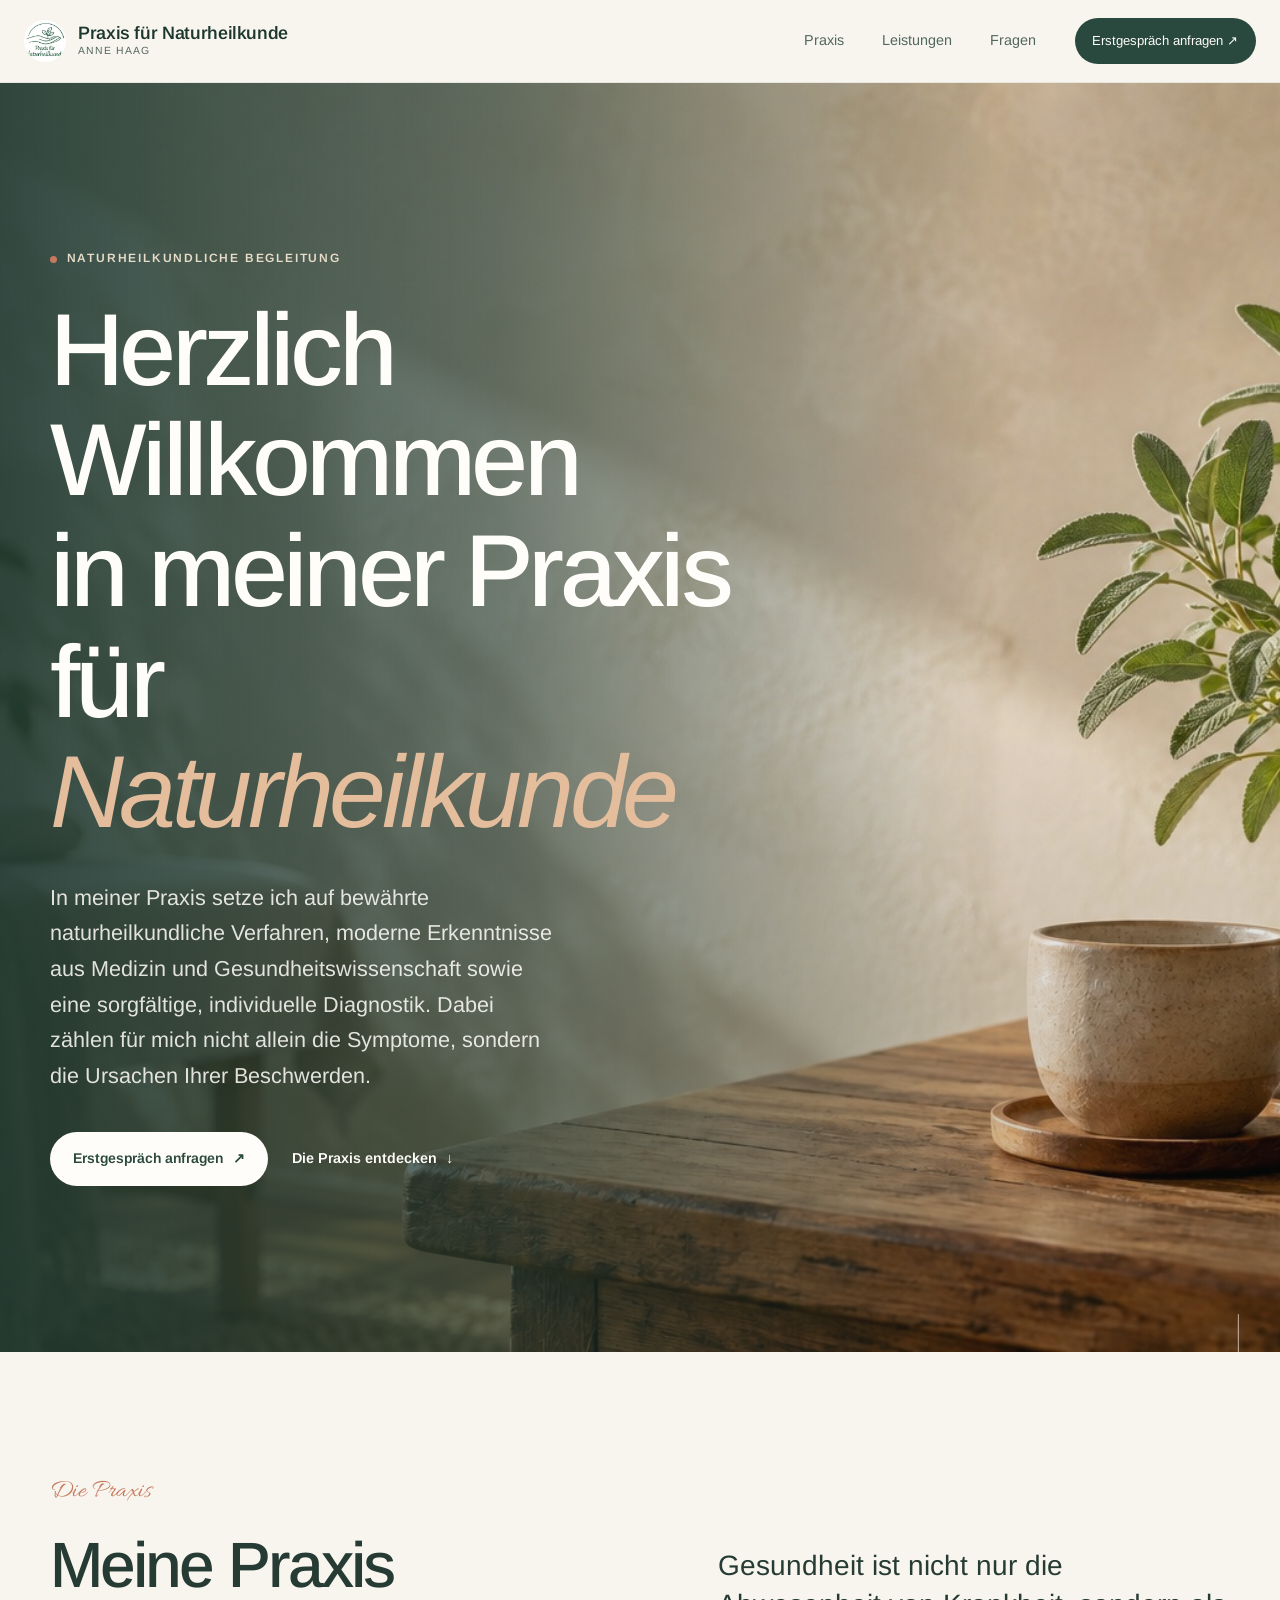
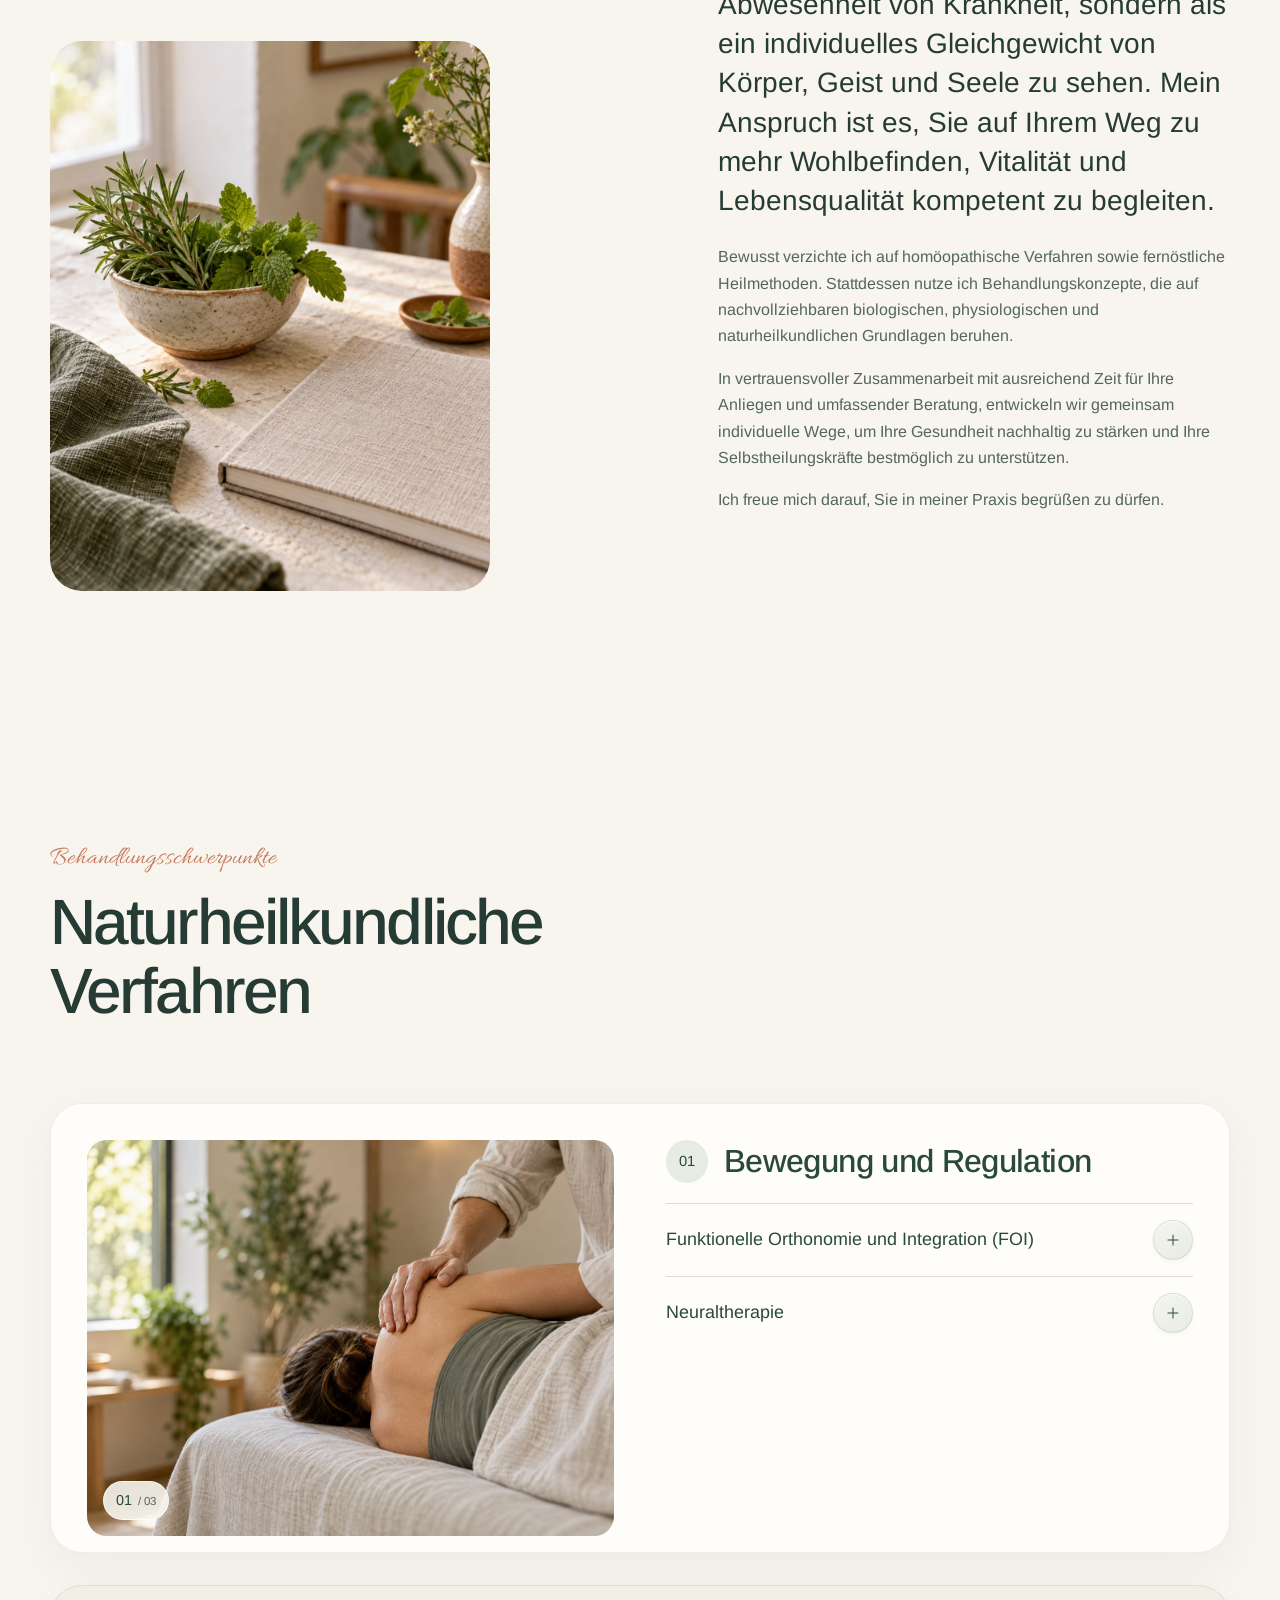
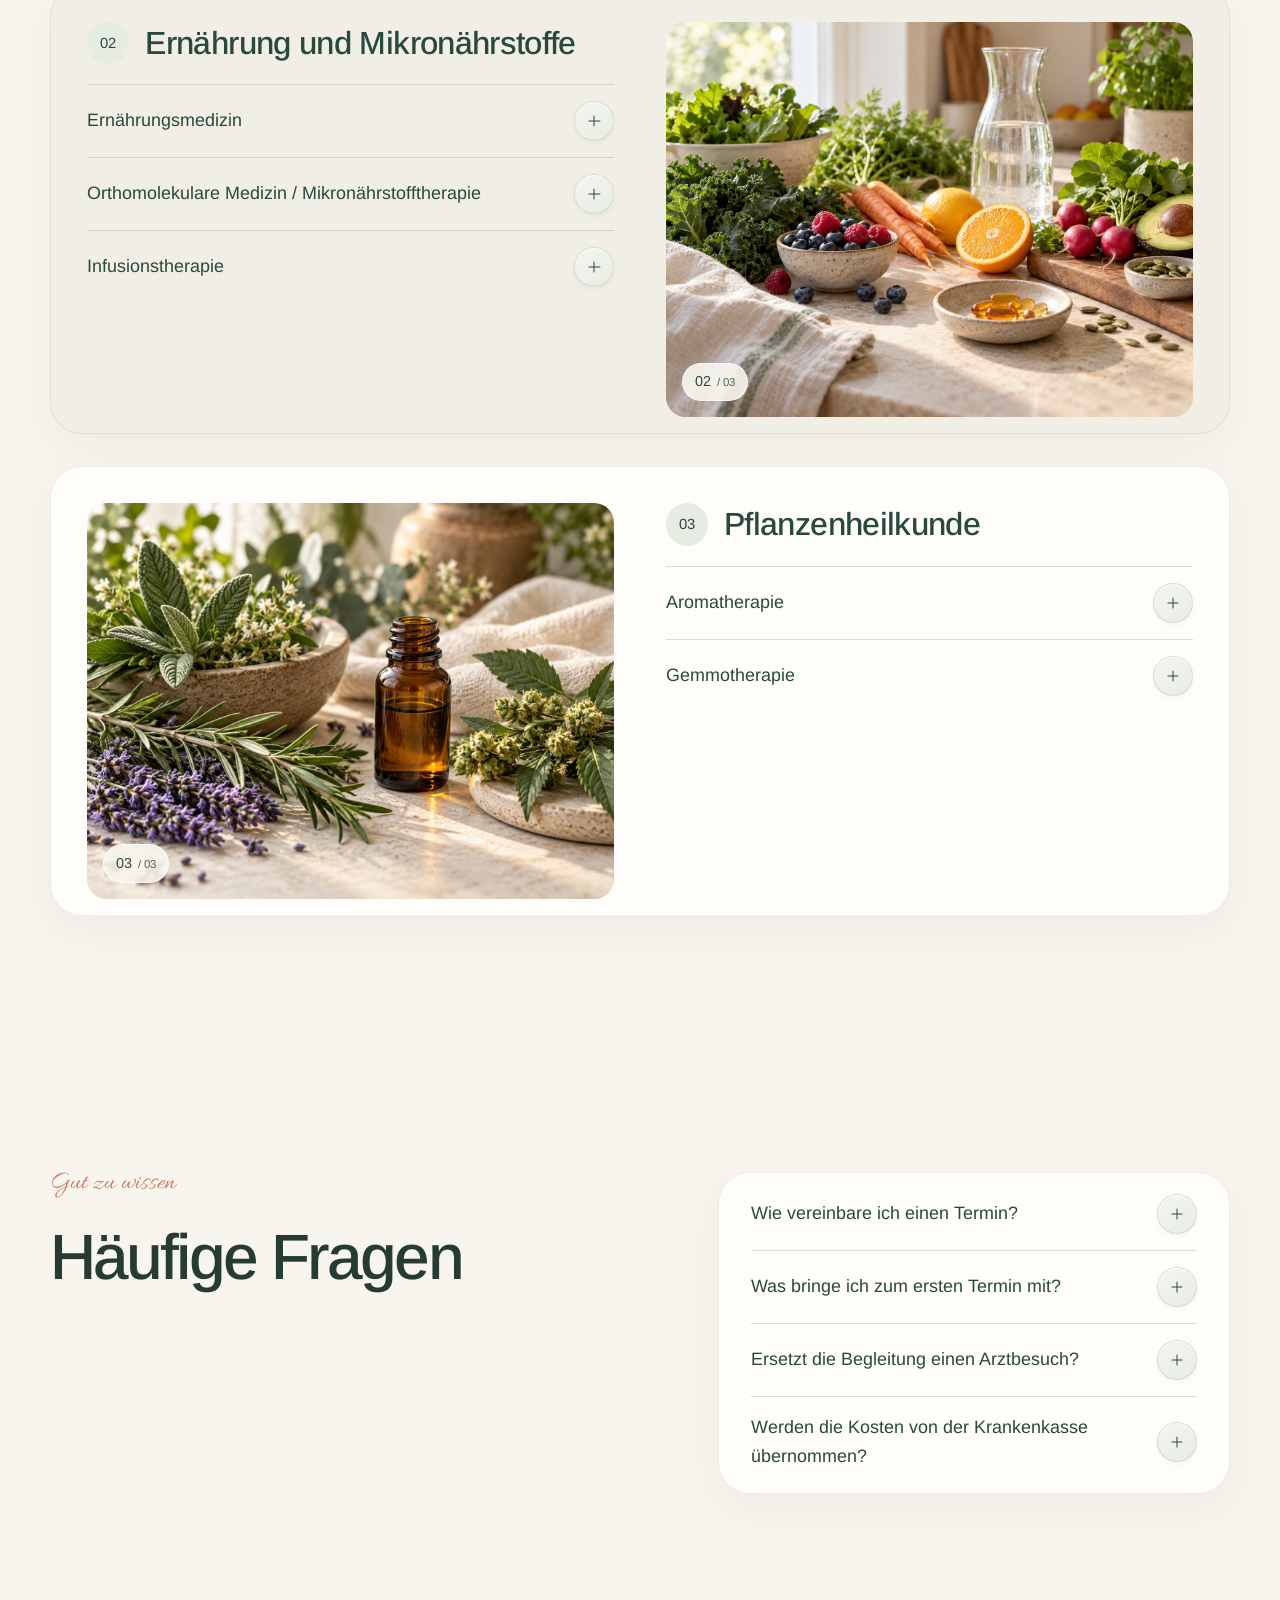
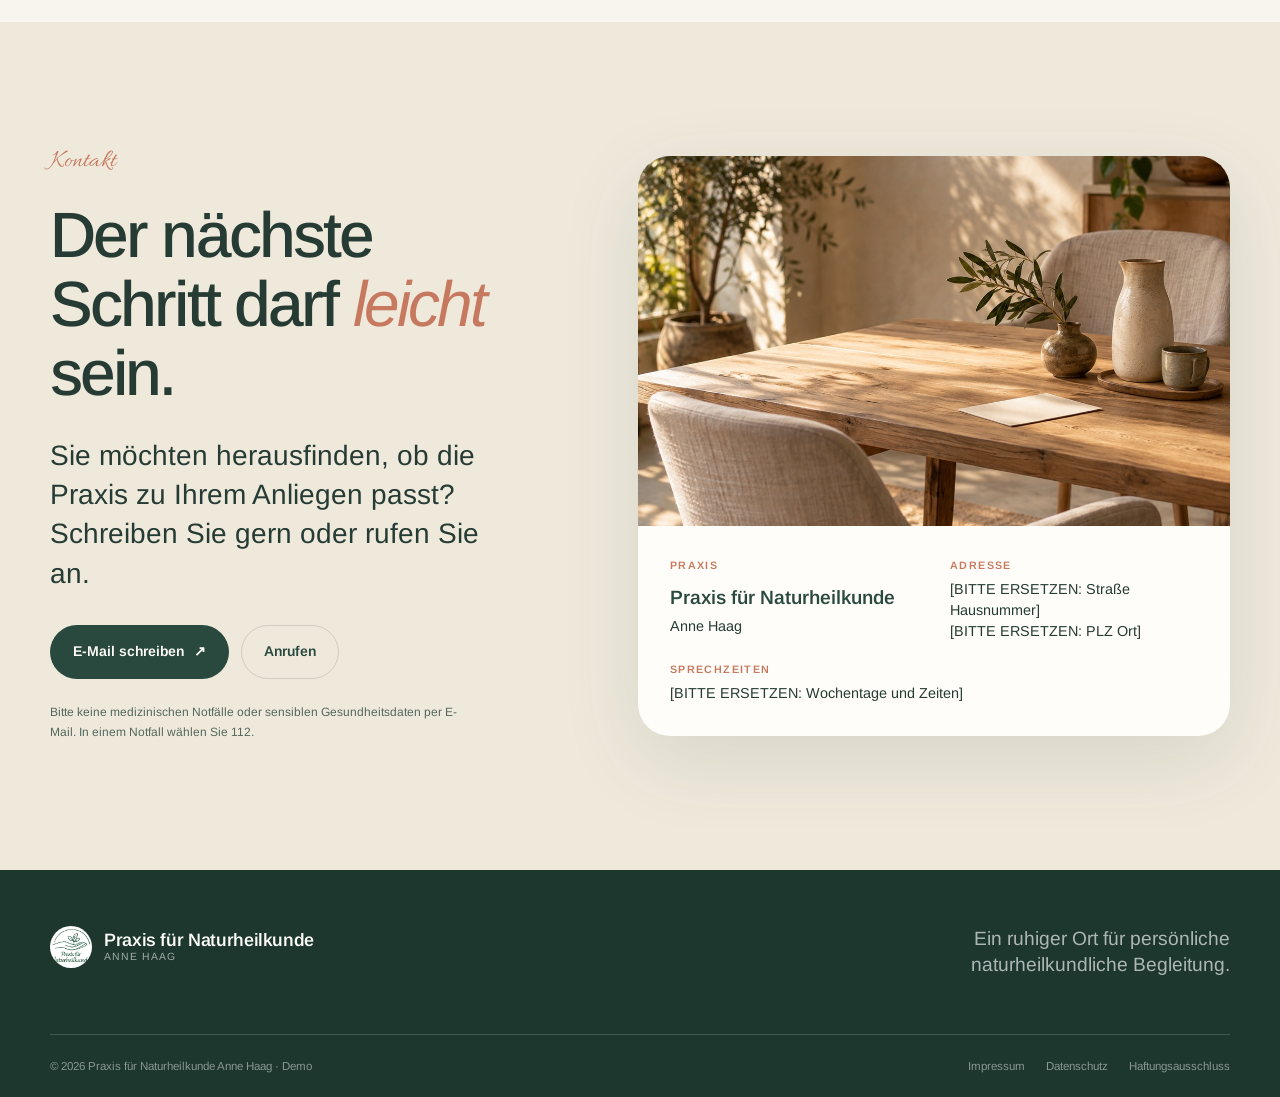
<file: index.html>
<!doctype html>
<html lang="de">
  <head>
    <meta charset="utf-8">
    <meta name="viewport" content="width=device-width, initial-scale=1">
    <meta name="description" content="In meiner Praxis setze ich auf bewährte naturheilkundliche Verfahren, moderne Erkenntnisse aus Medizin und Gesundheitswissenschaft sowie eine sorgfältige, individuelle Diagnostik.">
    <meta name="theme-color" content="#f4f0e8">
    <title>Praxis für Naturheilkunde Anne Haag</title>
    <link rel="icon" href="./assets/favicon.svg" type="image/svg+xml">
    <link rel="stylesheet" href="./styles.css?v=20261003-3">
    <script src="./script.js" defer></script>
  </head>

  <body>
    <a class="skip-link" href="#main-content">Zum Inhalt springen</a>

    <header class="site-header" data-header>
      <nav class="nav-shell" aria-label="Hauptnavigation">
        <a class="brand" href="./" aria-label="Praxis für Naturheilkunde Anne Haag Startseite">
          <span class="brand-mark" aria-hidden="true"><img src="./assets/images/logo.jpg" alt="" width="42" height="42">
          </span>
          <span class="brand-copy"><strong>Praxis für Naturheilkunde</strong><small>Anne Haag</small></span>
        </a>

        <button class="nav-toggle" type="button" aria-expanded="false" aria-controls="main-menu">
          <span class="sr-only">Menü öffnen</span>
          <span></span><span></span>
        </button>

        <div class="nav-menu" id="main-menu">
          <a href="#praxis">Praxis</a>
          <a href="#leistungen">Leistungen</a>
          <a href="#fragen">Fragen</a>
          <a class="nav-cta" href="#kontakt">Erstgespräch anfragen <span aria-hidden="true">↗</span></a>
        </div>
      </nav>
    </header>

    <main id="main-content">
      <section class="hero" id="top" aria-labelledby="hero-title">
        <div class="hero-media" aria-hidden="true">
          <img src="./assets/images/hero-praxis-salbei.jpg" alt="">
        </div>
        <div class="hero-shade" aria-hidden="true"></div>
        <div class="hero-content layout-container">
          <p class="eyebrow eyebrow-light"><span class="eyebrow-dot"></span> Naturheilkundliche Begleitung</p>
          <h1 id="hero-title">Herzlich Willkommen<br>in meiner Praxis für<br><em>Natur&shy;heilkunde</em></h1>
          <p class="hero-intro">In meiner Praxis setze ich auf bewährte naturheilkundliche Verfahren, moderne Erkenntnisse aus Medizin und Gesundheitswissenschaft sowie eine sorgfältige, individuelle Diagnostik. Dabei zählen für mich nicht allein die Symptome, sondern die Ursachen Ihrer Beschwerden.</p>
          <div class="hero-actions">
            <a class="button button-light" href="#kontakt">Erstgespräch anfragen <span aria-hidden="true">↗</span></a>
            <a class="text-link text-link-light" href="#praxis">Die Praxis entdecken <span aria-hidden="true">↓</span></a>
          </div>
        </div>
        <div class="hero-scroll" aria-hidden="true"><span></span> Scrollen</div>
      </section>

      <section class="intro-section section-padding" id="praxis" aria-labelledby="praxis-title">
        <div class="layout-container intro-grid">
          <div class="section-heading">
            <p class="eyebrow">Die Praxis</p>
            <h2 id="praxis-title">Meine Praxis</h2>
            <figure class="practice-image">
              <img src="./assets/images/kraeuter-notizbuch.jpg" alt="Frische Kräuter, ein Keramikgefäß und ein leinenbezogenes Notizbuch auf einem Tisch">
            </figure>
          </div>
          <div class="intro-copy">
            <p class="lead">Gesundheit ist nicht nur die Abwesenheit von Krankheit, sondern als ein individuelles Gleichgewicht von Körper, Geist und Seele zu sehen. Mein Anspruch ist es, Sie auf Ihrem Weg zu mehr Wohlbefinden, Vitalität und Lebensqualität kompetent zu begleiten.</p>
            <p>Bewusst verzichte ich auf homöopathische Verfahren sowie fernöstliche Heilmethoden. Stattdessen nutze ich Behandlungskonzepte, die auf nachvollziehbaren biologischen, physiologischen und naturheilkundlichen Grundlagen beruhen.</p>
            <p>In vertrauensvoller Zusammenarbeit mit ausreichend Zeit für Ihre Anliegen und umfassender Beratung, entwickeln wir gemeinsam individuelle Wege, um Ihre Gesundheit nachhaltig zu stärken und Ihre Selbstheilungskräfte bestmöglich zu unterstützen.</p>
            <p>Ich freue mich darauf, Sie in meiner Praxis begrüßen zu dürfen.</p>
          </div>
        </div>
      </section>

      <section class="services-section section-padding" id="leistungen" aria-labelledby="services-title">
        <div class="layout-container">
          <div class="section-heading section-heading-wide">
            <p class="eyebrow">Behandlungsschwerpunkte</p>
            <h2 id="services-title">Naturheilkundliche Verfahren</h2>
          </div>

          <div class="treatment-clusters">
            <section class="treatment-cluster" aria-labelledby="cluster-movement">
              <figure class="treatment-visual">
                <img src="./assets/images/treatment-movement.jpg" alt="Manuelle Behandlung von Schulter und Rücken in einer hellen Praxis" width="1536" height="1024" loading="lazy" decoding="async">
                <figcaption aria-hidden="true">01 <span>/ 03</span></figcaption>
              </figure>
              <div class="treatment-content">
                <div class="treatment-heading">
                  <span class="treatment-index" aria-hidden="true">01</span>
                  <h3 id="cluster-movement">Bewegung und Regulation</h3>
                </div>
                <div class="treatment-list">
                  <details class="treatment-item">
                    <summary>Funktionelle Orthonomie und Integration (FOI)<span aria-hidden="true">+</span></summary>
                    <div class="treatment-copy">
                      <p>Die Funktionelle Orthonomie und Integration (FOI) betrachtet den menschlichen Körper als funktionelle Einheit. Nach dem FOI-Konzept können die Ursachen der Beschwerden häufig nicht nur dort liegen wo Schmerzen auftreten, sondern auch in anderen Bereichen des Bewegungsapparates.</p>
                      <p>Durch eine ausführliche Untersuchung werden Zusammenhänge zwischen Gelenken, Muskeln, Faszien und der Körperstatik analysiert.</p>
                      <p>Ziel der Behandlung ist es, Bewegungseinschränkungen und funktionelle Störungen aufzuspüren und durch gezielte manuelle Techniken zu harmonisieren. FOI fördert die natürliche Beweglichkeit des Körpers und bringt das Zusammenspiel der verschiedenen Strukturen wieder ins Gleichgewicht.</p>
                      <p>Dabei wird nicht nur die schmerzende Region behandelt, sondern der gesamte Bewegungsapparat berücksichtigt.</p>
                      <p>Anwendungsbereiche sind neben Nacken- und Rückenschmerzen auch Bewegungseinschränkungen und andere funktionelle Beschwerden des gesamten Bewegungsapparats.</p>
                      <p>Die Behandlung orientiert sich an Ihren individuellen Bedürfnissen und lässt sich wunderbar auch durch andere naturheilkundliche Maßnahmen ergänzen.</p>
                    </div>
                  </details>
                  <details class="treatment-item">
                    <summary>Neuraltherapie<span aria-hidden="true">+</span></summary>
                    <div class="treatment-copy">
                      <p class="treatment-subtitle">Die Geschichte der Neuraltherapie</p>
                      <p>Die Neuraltherapie wurde in den 1920er Jahren von den Ärzten Ferdinand und Walter Huneke entwickelt. Sie ist ein naturheilkundliches Verfahren, bei dem durch gezielte Injektion eines Lokalanästhetikums gestörte Regelkreise im Körper beeinflusst und dadurch die natürlichen Selbstheilungskräfte aktiviert werden.</p>
                      <p>Grundlage der Neuraltherapie ist die Erkenntnis, dass unser Körper über das vegetative Nervensystem eng miteinander vernetzt ist. Narben, Entzündungen, Verletzungen oder andere Belastungen können diese Regulation stören und Beschwerden auch an anderer Stelle des Körpers auslösen oder unterhalten.</p>
                      <p>Ziel der Behandlung ist nicht allein die Behandlung einzelner Symptome, sondern dem Organismus einen Impuls zur Neuordnung und Selbstregulation zu geben.</p>
                      <p>Die Neuraltherapie wird häufig unterstützend eingesetzt bei:</p>
                      <ul>
                        <li>Rücken-, Nacken- und Gelenkbeschwerden</li>
                        <li>Muskelverspannungen</li>
                        <li>Kopfschmerzen und Migräne</li>
                        <li>chronischen Schmerzsyndromen</li>
                        <li>Beschwerden nach Verletzungen oder Operationen</li>
                        <li>Narbenstörungen</li>
                        <li>funktionellen Beschwerden des Bewegungsapparates</li>
                        <li>wiederkehrenden Entzündungen</li>
                        <li>vegetativen Beschwerden und Stressbelastungen</li>
                      </ul>
                      <h4>Individuelle Behandlung</h4>
                      <p>Vor jeder Behandlung erfolgt eine ausführliche Anamnese und Untersuchung. Die Therapie wird individuell auf Ihre Beschwerden und Ihre persönliche Situation abgestimmt und häufig mit weiteren naturheilkundlichen Verfahren kombiniert.</p>
                    </div>
                  </details>
                </div>
              </div>
            </section>

            <section class="treatment-cluster" aria-labelledby="cluster-nutrition">
              <figure class="treatment-visual">
                <img src="./assets/images/treatment-nutrition.jpg" alt="Frisches Gemüse, Beeren, Zitrusfrüchte und Wasser für eine ausgewogene Ernährung" width="1536" height="1024" loading="lazy" decoding="async">
                <figcaption aria-hidden="true">02 <span>/ 03</span></figcaption>
              </figure>
              <div class="treatment-content">
                <div class="treatment-heading">
                  <span class="treatment-index" aria-hidden="true">02</span>
                  <h3 id="cluster-nutrition">Ernährung und Mikronährstoffe</h3>
                </div>
                <div class="treatment-list">
                  <details class="treatment-item">
                    <summary>Ernährungsmedizin<span aria-hidden="true">+</span></summary>
                    <div class="treatment-copy">
                      <p class="treatment-subtitle">Gesundheit beginnt mit der richtigen Ernährung</p>
                      <p>Die Ernährungsmedizin beschäftigt sich mit dem Einfluss der Ernährung auf Gesundheit, Wohlbefinden und Leistungsfähigkeit.</p>
                      <p>Eine individuell angepasste Ernährung kann helfen, die eigene Gesundheit aktiv zu unterstützen, das Wohlbefinden zu steigern und neue Energie für den Alltag zu gewinnen.</p>
                      <p>Alter, Lebensstil, gesundheitliche Beschwerden, Unverträglichkeiten, Stress oder individuelle Stoffwechselbesonderheiten beeinflussen den persönlichen Nährstoffbedarf. Deshalb steht in meiner Praxis nicht eine allgemeine Diät im Mittelpunkt, sondern eine individuelle und alltagstaugliche Ernährungsberatung.</p>
                      <h4>Individuelle Beratung statt kurzfristiger Diäten</h4>
                      <p>Im Rahmen einer ausführlichen Anamnese werden Ihre Ernährungsgewohnheiten, Beschwerden und körperlichen Ziele betrachtet. Gemeinsam entwickeln wir ein auf Ihre Bedürfnisse abgestimmtes Ernährungskonzept, das sich dauerhaft in Ihren Alltag integrieren lässt.</p>
                      <h4>Mögliche Anwendungsbereiche</h4>
                      <ul>
                        <li>Verdauungsbeschwerden</li>
                        <li>Nahrungsmittelunverträglichkeiten</li>
                        <li>Gewichtsregulation</li>
                        <li>Erschöpfung und Müdigkeit</li>
                        <li>Stoffwechselstörungen</li>
                        <li>Unterstützung des Immunsystems</li>
                        <li>Prävention und Gesundheitsförderung</li>
                        <li>Begleitung chronischer Beschwerden</li>
                      </ul>
                      <h4>Ganzheitlicher Ansatz</h4>
                      <p>Ernährung bedeutet mehr als die Aufnahme von Kalorien. Sie beeinflusst zahlreiche Körperfunktionen und kann einen wichtigen Beitrag zu Gesundheit und Lebensqualität leisten. Die Ernährungsmedizin wird daher häufig mit weiteren naturheilkundlichen Verfahren kombiniert, um optimale Behandlungserfolge zu erreichen.</p>
                    </div>
                  </details>
                  <details class="treatment-item">
                    <summary>Orthomolekulare Medizin / Mikronährstofftherapie<span aria-hidden="true">+</span></summary>
                    <div class="treatment-copy">
                      <p class="treatment-subtitle">Unterstützung der Gesundheit durch gezielte Nährstoffversorgung</p>
                      <p>Jeder Mensch hat aufgrund seiner individuellen Lebenssituation und Ernährungsgewohnheiten sowie körperlicher und seelischer Belastungen einen unterschiedlichen Bedarf an Mikronährstoffen.</p>
                      <p>Stress, chronische Erkrankungen, Medikamenteneinnahme, Chemotherapie oder einseitige Ernährung können dazu beitragen, dass der Organismus nicht optimal versorgt wird.</p>
                      <p>Die Orthomolekulare Medizin beschäftigt sich mit der bedarfsgerechten Versorgung des Körpers mit Vitaminen, Mineralstoffen, Spurenelementen, Aminosäuren und anderen Mikronährstoffen.</p>
                      <p>Das Ziel der Mikronährstofftherapie ist es, den Organismus optimal zu versorgen und damit die natürlichen Regulations- und Selbstheilungskräfte des Körpers zu unterstützen.</p>
                      <h4>Individuelle Betrachtung statt Standardempfehlungen</h4>
                      <p>Anhand einer ausführlichen Anamnese und Blutuntersuchungen können Hinweise auf einen erhöhten Bedarf oder eine unzureichende Versorgung mit bestimmten Nährstoffen erkannt werden.</p>
                      <p>Auf dieser Grundlage erarbeite ich mit Ihnen gemeinsam ein individuelles Konzept. Es umfasst eine gezielte Ernährungsberatung sowie eine auf den persönlichen Bedarf abgestimmte Mikronährstoffversorgung.</p>
                      <h4>Mögliche Anwendungsbereiche der Orthomolekularen Medizin:</h4>
                      <ul>
                        <li>Erschöpfungszustände und verminderte Leistungsfähigkeit</li>
                        <li>erhöhte Stressbelastung</li>
                        <li>Konzentrations- und Gedächtnisprobleme</li>
                        <li>häufige Infekte</li>
                        <li>Unterstützung des Immunsystems</li>
                        <li>sportliche Belastung</li>
                        <li>Stoffwechselstörungen</li>
                        <li>chronische Beschwerden</li>
                        <li>Unterstützung in den Wechseljahren</li>
                        <li>gesundes Altern und Prävention</li>
                      </ul>
                    </div>
                  </details>
                  <details class="treatment-item">
                    <summary>Infusionstherapie<span aria-hidden="true">+</span></summary>
                    <div class="treatment-copy">
                      <p class="treatment-subtitle">Direkte Versorgung mit wertvollen Mikronährstoffen</p>
                      <p>Die Infusionstherapie ist ein bewährtes naturheilkundliches Verfahren, bei dem Vitamine, Mineralstoffe, Spurenelemente, Aminosäuren oder andere ausgewählte Substanzen direkt über die Vene verabreicht werden. Dadurch gelangen die Wirkstoffe unmittelbar in den Blutkreislauf und stehen dem Körper ohne Umwege zur Verfügung.</p>
                      <h4>Mögliche Anwendungsbereiche</h4>
                      <ul>
                        <li>Erschöpfung und Müdigkeit</li>
                        <li>Stress und erhöhte Belastung</li>
                        <li>Unterstützung des Immunsystems</li>
                        <li>Regeneration nach Krankheit</li>
                        <li>Konzentrations- und Leistungsabfall</li>
                        <li>Begleitung in anspruchsvollen Lebensphasen</li>
                        <li>Unterstützung bei erhöhtem Mikronährstoffbedarf</li>
                      </ul>
                      <h4>Individuelle Behandlung</h4>
                      <p>Vor der Infusionstherapie erfolgt eine ausführliche Anamnese und Blutuntersuchung, um die Therapie individuell auf Ihre Bedürfnisse und Ihre gesundheitliche Situation abzustimmen.</p>
                      <h4>Ganzheitlicher Ansatz</h4>
                      <p>Die Infusionstherapie kann eine sinnvolle Ergänzung zu einer gesunden Lebensweise und weiteren naturheilkundlichen Behandlungen sein. Dabei wird der Körper gezielt unterstützt und natürliche Regulations- und Selbstheilungskräfte werden gefördert.</p>
                    </div>
                  </details>
                </div>
              </div>
            </section>

            <section class="treatment-cluster" aria-labelledby="cluster-plants">
              <figure class="treatment-visual">
                <img src="./assets/images/treatment-plants.jpg" alt="Frische Heilkräuter, Lavendel und eine unbeschriftete Braunglasflasche" width="1536" height="1024" loading="lazy" decoding="async">
                <figcaption aria-hidden="true">03 <span>/ 03</span></figcaption>
              </figure>
              <div class="treatment-content">
                <div class="treatment-heading">
                  <span class="treatment-index" aria-hidden="true">03</span>
                  <h3 id="cluster-plants">Pflanzenheilkunde</h3>
                </div>
                <div class="treatment-list">
                  <details class="treatment-item">
                    <summary>Aromatherapie<span aria-hidden="true">+</span></summary>
                    <div class="treatment-copy">
                      <p class="treatment-subtitle">Die Kraft natürlicher Düfte für Körper und Seele</p>
                      <p>Die Aromatherapie ist ein traditionelles naturheilkundliches Verfahren. Dabei werden hochwertige ätherische Öle gezielt zur Förderung von Wohlbefinden und Gesundheit eingesetzt.</p>
                      <p>Die natürlichen Duftstoffe werden aus Blüten, Blättern, Früchten, Wurzeln oder Harzen gewonnen und können auf unterschiedlichen Arten angewendet werden.</p>
                      <p>Jedes ätherische Öl besitzt ein individuelles Wirkprofil. So wirken bestimmte Düfte beruhigend, entspannend, schmerzlindernd oder stimmungsaufhellend, während andere die Konzentration fördern oder das allgemeine Wohlbefinden unterstützen.</p>
                      <h4>Mögliche Anwendungsbereiche</h4>
                      <ul>
                        <li>Hauterkrankungen</li>
                        <li>Wundheilungsförderung</li>
                        <li>Schlafstörungen</li>
                        <li>Unterstützung des Immunsystems</li>
                        <li>Begleitung in belastenden Lebenssituationen</li>
                        <li>Förderung von Entspannung und Wohlbefinden</li>
                        <li>Muskel – und Gelenkschmerzen</li>
                        <li>Linderung von Allergiesymptomen (Heuschnupfen)</li>
                        <li>Unterstützung der Atemwege</li>
                        <li>Erkältungskrankheiten</li>
                      </ul>
                      <p>Die Aromatherapie wird häufig mit anderen Naturheilverfahren kombiniert, um die Behandlung ganzheitlich zu ergänzen.</p>
                      <p>Ätherische Öle können beispielsweise in Form von Einreibungen, Inhalationen, oraler Einnahme, Duftmischungen oder Bädern angewendet werden.</p>
                      <p>Nach einer ausführlichen Anamnese finde ich mit Ihnen gemeinsam das für Ihre Bedürfnisse passende Öl und Sie dürfen unter Anleitung Ihre ganz eigene Ölmischung selbst herstellen.</p>
                    </div>
                  </details>
                  <details class="treatment-item">
                    <summary>Gemmotherapie<span aria-hidden="true">+</span></summary>
                    <div class="treatment-copy">
                      <p>Die Gemmotherapie ist ein naturheilkundliches Verfahren, das Pflanzenauszüge aus frischen Knospen und jungen Trieben nutzt.</p>
                      <p>Der belgische Arzt Dr. Pol Henry erkannte, dass im embryonalen Gewebe der Pflanzen alle genetischen Informationen vorhanden sind und es daher die höchste Potenz an Vitalität hat.</p>
                      <p>Gemmomazerate sind reich an Wachstumsfaktoren und Nukleinsäuren, die die Energie der künftigen Pflanzen enthalten und für den Menschen nutzbar machen.</p>
                      <p>Sie können in der Naturheilkunde eigenständig oder begleitend zu anderen Therapien eingesetzt werden, wirken regulierend, reinigend, ausleitend und aktivieren den Zellstoffechsel.</p>
                      <p>Mögliche Anwendungsgebiete sind unter anderem wiederkehrende Infekte, Erkältungen, Allergien, Hautprobleme, Schlafstörungen, Migräne, Erschöpfung.</p>
                    </div>
                  </details>
                </div>
              </div>
            </section>
          </div>
        </div>
      </section>

      <section class="faq-section section-padding" id="fragen" aria-labelledby="faq-title">
        <div class="layout-container faq-grid">
          <div class="section-heading">
            <p class="eyebrow">Gut zu wissen</p>
            <h2 id="faq-title">Häufige Fragen</h2>
          </div>
          <div class="faq-list">
            <details>
              <summary>Wie vereinbare ich einen Termin?<span aria-hidden="true">+</span></summary>
              <p>Schreiben Sie eine E-Mail oder rufen Sie an. In einem kurzen Vorgespräch klären wir, ob Ihr Anliegen zu meinem Angebot passt.</p>
            </details>
            <details>
              <summary>Was bringe ich zum ersten Termin mit?<span aria-hidden="true">+</span></summary>
              <p>Ihr ausgefüllter Anamnesebogen, vorhandene Arztbriefe, Laborbefunde, eine aktuelle Medikamentenliste und eine Liste Ihrer aktuell eingenommenen Nahrungsergänzungsmittel.</p>
            </details>
            <details>
              <summary>Ersetzt die Begleitung einen Arztbesuch?<span aria-hidden="true">+</span></summary>
              <p>Nein. Die Inhalte dieser Website und die angebotene Begleitung ersetzen keine ärztliche Diagnose oder Behandlung. Bei akuten Beschwerden wenden Sie sich bitte an eine ärztliche Praxis; in Notfällen an 112.</p>
            </details>
            <details>
              <summary>Werden die Kosten von der Krankenkasse übernommen?<span aria-hidden="true">+</span></summary>
              <p>Das hängt von Ihrem Tarif und Ihrer Versicherung ab. Bitte klären Sie eine mögliche Kostenübernahme direkt mit Ihrer Krankenkasse oder Versicherung.</p>
            </details>
          </div>
        </div>
      </section>

      <section class="contact-section section-padding section-sand" id="kontakt" aria-labelledby="contact-title">
        <div class="layout-container contact-grid">
          <div class="contact-copy">
            <p class="eyebrow">Kontakt</p>
            <h2 id="contact-title">Der nächste Schritt darf <em>leicht</em> sein.</h2>
            <p class="lead">Sie möchten herausfinden, ob die Praxis zu Ihrem Anliegen passt? Schreiben Sie gern oder rufen Sie an.</p>
            <div class="contact-actions">
              <a class="button button-dark" href="mailto:naturheilkunde@ahaag.net">E-Mail schreiben <span aria-hidden="true">↗</span></a>
              <a class="button button-ghost" href="tel:+490000000000">Anrufen</a>
            </div>
            <p class="contact-note">Bitte keine medizinischen Notfälle oder sensiblen Gesundheitsdaten per E-Mail. In einem Notfall wählen Sie 112.</p>
          </div>
          <div class="contact-card">
            <div class="contact-card-image"><img src="./assets/images/beratungsraum.jpg" alt="Ruhiger Beratungsraum mit Holztisch, zwei Leinenstühlen und Pflanzen"></div>
            <div class="contact-card-body">
              <div class="contact-detail"><span class="detail-label">Praxis</span><strong>Praxis für Naturheilkunde</strong><span>Anne Haag</span></div>
              <div class="contact-detail"><span class="detail-label">Adresse</span><span>[BITTE ERSETZEN: Straße Hausnummer]</span><span>[BITTE ERSETZEN: PLZ Ort]</span></div>
              <div class="contact-detail"><span class="detail-label">Sprechzeiten</span><span>[BITTE ERSETZEN: Wochentage und Zeiten]</span></div>
            </div>
          </div>
        </div>
      </section>

    </main>

    <footer class="site-footer">
      <div class="layout-container footer-top">
        <a class="brand brand-footer" href="./" aria-label="Praxis für Naturheilkunde Anne Haag Startseite">
          <span class="brand-mark" aria-hidden="true"><img src="./assets/images/logo.jpg" alt="" width="42" height="42"></span>
          <span class="brand-copy"><strong>Praxis für Naturheilkunde</strong><small>Anne Haag</small></span>
        </a>
        <p class="footer-tagline">Ein ruhiger Ort für persönliche<br>naturheilkundliche Begleitung.</p>
      </div>
      <div class="layout-container footer-bottom">
        <span>© <span data-year>2026</span> Praxis für Naturheilkunde Anne Haag · Demo</span>
        <nav aria-label="Rechtliche Informationen"><a href="./impressum.html">Impressum</a><a href="./datenschutz.html">Datenschutz</a><a href="./haftungsausschluss.html">Haftungsausschluss</a></nav>
      </div>
    </footer>
  </body>
</html>
</file>
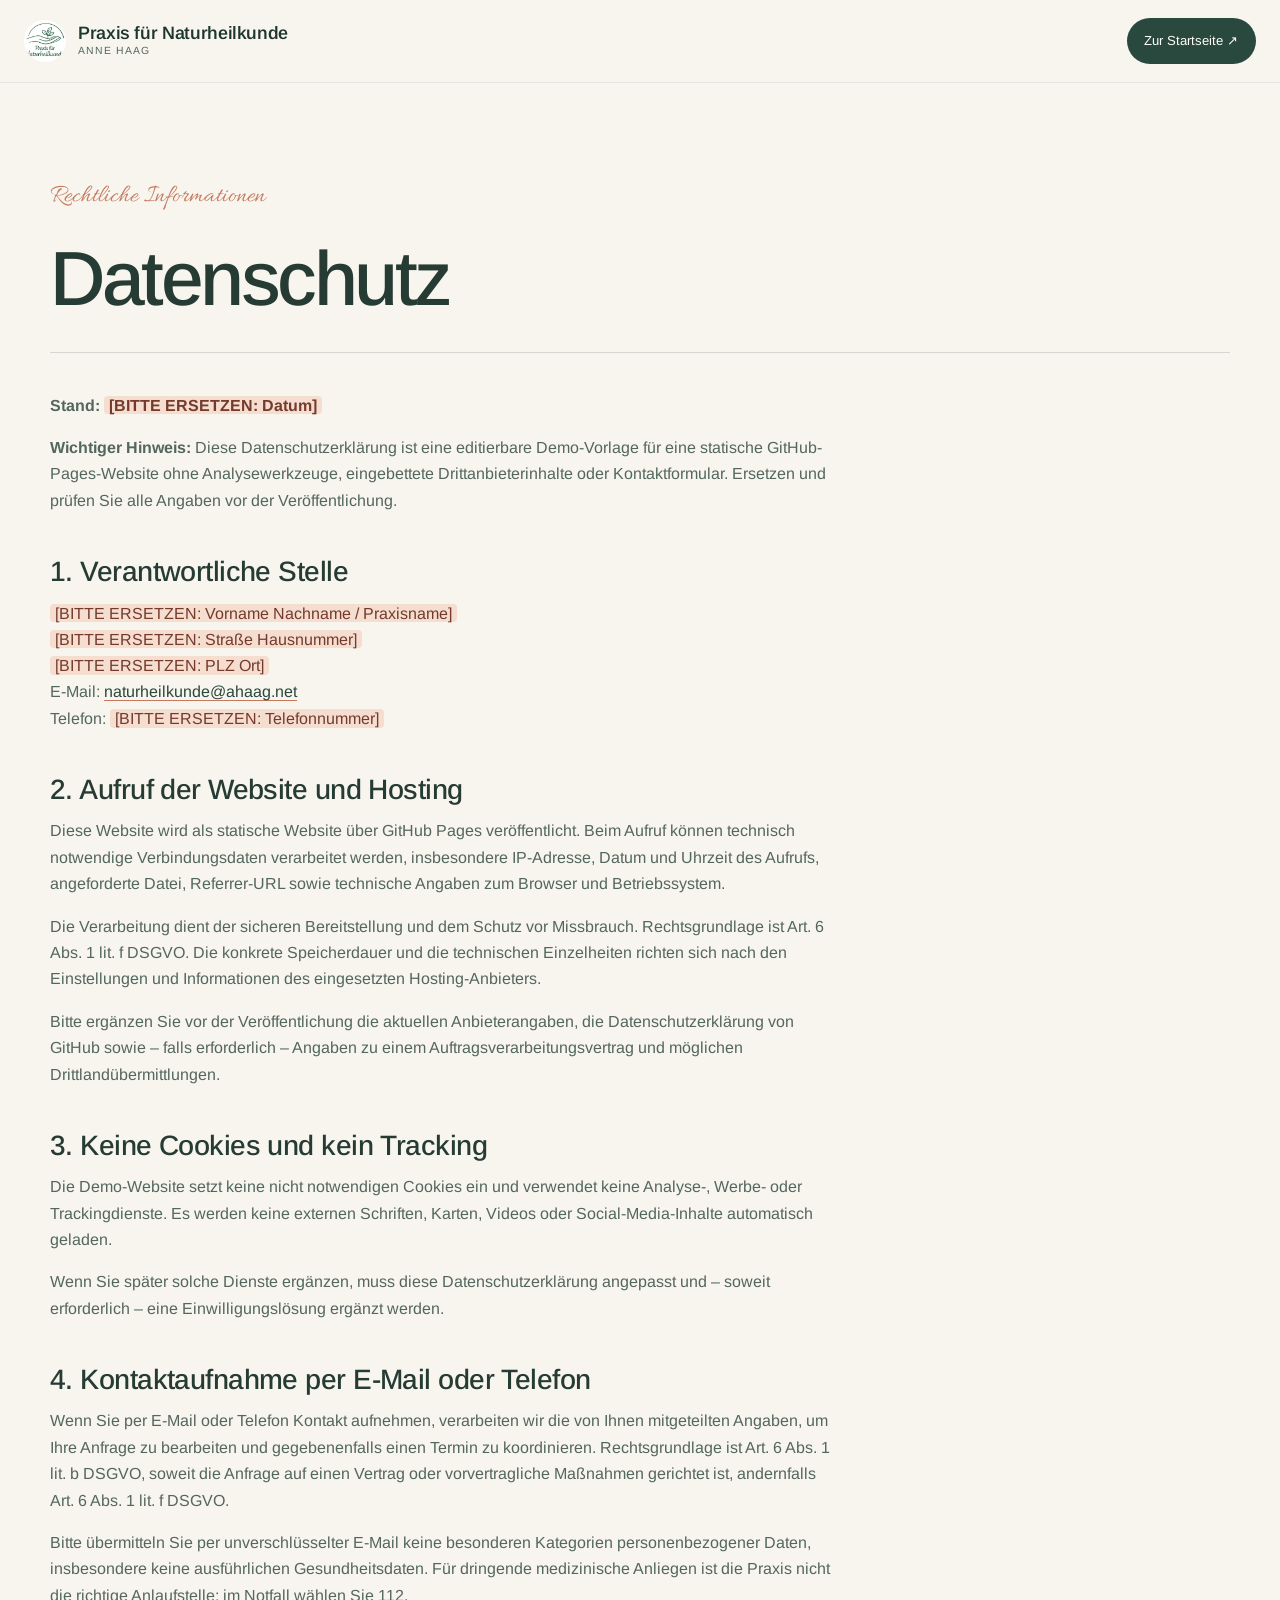
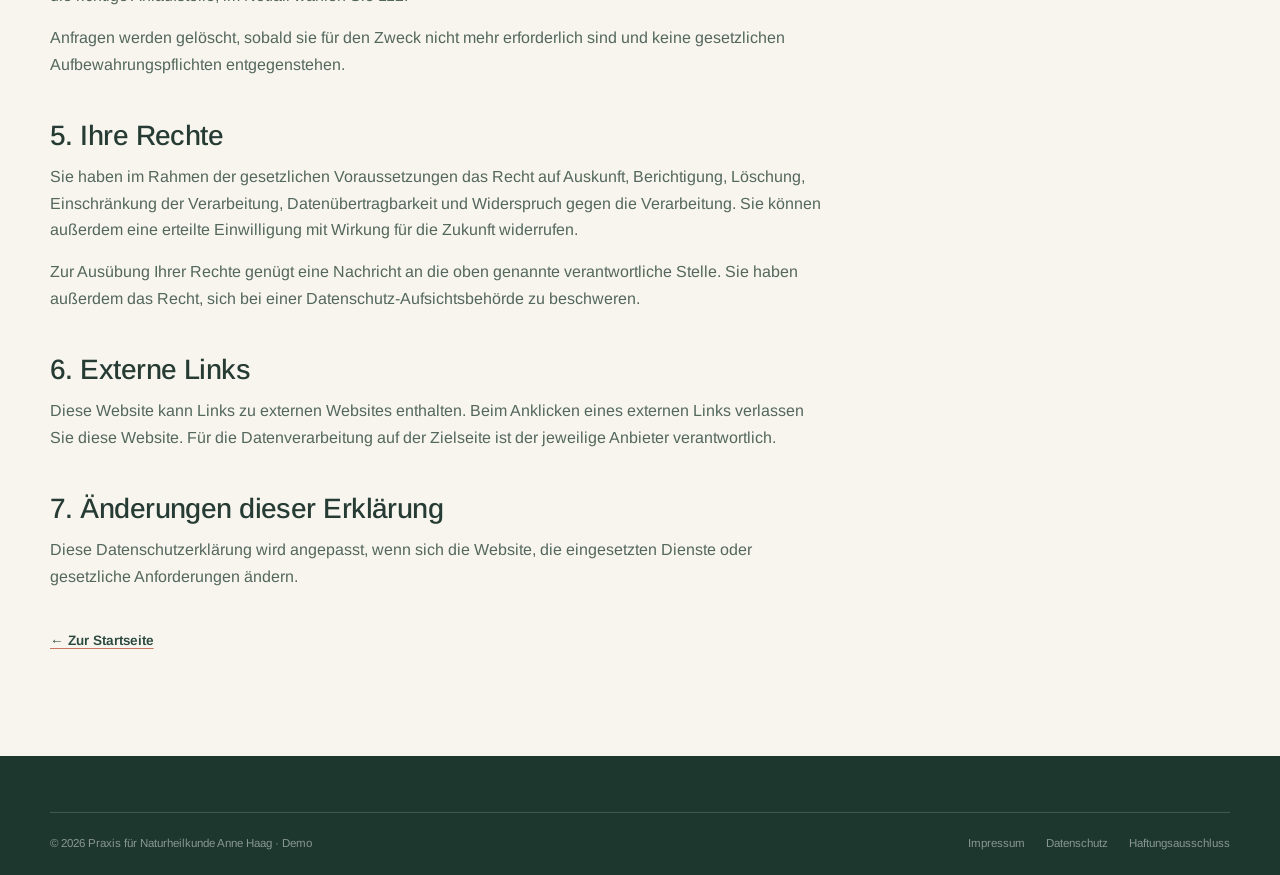
<file: datenschutz.html>
<!doctype html>
<html lang="de">
  <head>
    <meta charset="utf-8">
    <meta name="viewport" content="width=device-width, initial-scale=1">
    <meta name="description" content="Datenschutzerklärung der Praxis für Naturheilkunde Anne Haag.">
    <title>Datenschutz · Praxis für Naturheilkunde Anne Haag</title>
    <link rel="icon" href="./assets/favicon.svg" type="image/svg+xml">
    <link rel="stylesheet" href="./styles.css">
  </head>
  <body>
    <a class="skip-link" href="#main-content">Zum Inhalt springen</a>
    <header class="site-header">
      <nav class="nav-shell" aria-label="Hauptnavigation">
        <a class="brand" href="./" aria-label="Praxis für Naturheilkunde Anne Haag Startseite">
          <span class="brand-mark" aria-hidden="true"><img src="./assets/images/logo.jpg" alt="" width="42" height="42"></span>
          <span class="brand-copy"><strong>Praxis für Naturheilkunde</strong><small>Anne Haag</small></span>
        </a>
        <a class="nav-cta" href="./">Zur Startseite <span aria-hidden="true">↗</span></a>
      </nav>
    </header>

    <main class="legal-page" id="main-content">
      <div class="layout-container">
        <div class="legal-header"><p class="eyebrow">Rechtliche Informationen</p><h1>Datenschutz</h1></div>
        <article class="legal-content">
          <p><strong>Stand: <span class="placeholder">[BITTE ERSETZEN: Datum]</span></strong></p>
          <p><strong>Wichtiger Hinweis:</strong> Diese Datenschutzerklärung ist eine editierbare Demo-Vorlage für eine statische GitHub-Pages-Website ohne Analysewerkzeuge, eingebettete Drittanbieterinhalte oder Kontaktformular. Ersetzen und prüfen Sie alle Angaben vor der Veröffentlichung.</p>

          <h2>1. Verantwortliche Stelle</h2>
          <p><span class="placeholder">[BITTE ERSETZEN: Vorname Nachname / Praxisname]</span><br>
            <span class="placeholder">[BITTE ERSETZEN: Straße Hausnummer]</span><br>
            <span class="placeholder">[BITTE ERSETZEN: PLZ Ort]</span><br>
            E-Mail: <a href="mailto:naturheilkunde@ahaag.net">naturheilkunde@ahaag.net</a><br>
            Telefon: <span class="placeholder">[BITTE ERSETZEN: Telefonnummer]</span></p>

          <h2>2. Aufruf der Website und Hosting</h2>
          <p>Diese Website wird als statische Website über GitHub Pages veröffentlicht. Beim Aufruf können technisch notwendige Verbindungsdaten verarbeitet werden, insbesondere IP-Adresse, Datum und Uhrzeit des Aufrufs, angeforderte Datei, Referrer-URL sowie technische Angaben zum Browser und Betriebssystem.</p>
          <p>Die Verarbeitung dient der sicheren Bereitstellung und dem Schutz vor Missbrauch. Rechtsgrundlage ist Art. 6 Abs. 1 lit. f DSGVO. Die konkrete Speicherdauer und die technischen Einzelheiten richten sich nach den Einstellungen und Informationen des eingesetzten Hosting-Anbieters.</p>
          <p>Bitte ergänzen Sie vor der Veröffentlichung die aktuellen Anbieterangaben, die Datenschutzerklärung von GitHub sowie – falls erforderlich – Angaben zu einem Auftragsverarbeitungsvertrag und möglichen Drittlandübermittlungen.</p>

          <h2>3. Keine Cookies und kein Tracking</h2>
          <p>Die Demo-Website setzt keine nicht notwendigen Cookies ein und verwendet keine Analyse-, Werbe- oder Trackingdienste. Es werden keine externen Schriften, Karten, Videos oder Social-Media-Inhalte automatisch geladen.</p>
          <p>Wenn Sie später solche Dienste ergänzen, muss diese Datenschutzerklärung angepasst und – soweit erforderlich – eine Einwilligungslösung ergänzt werden.</p>

          <h2>4. Kontaktaufnahme per E-Mail oder Telefon</h2>
          <p>Wenn Sie per E-Mail oder Telefon Kontakt aufnehmen, verarbeiten wir die von Ihnen mitgeteilten Angaben, um Ihre Anfrage zu bearbeiten und gegebenenfalls einen Termin zu koordinieren. Rechtsgrundlage ist Art. 6 Abs. 1 lit. b DSGVO, soweit die Anfrage auf einen Vertrag oder vorvertragliche Maßnahmen gerichtet ist, andernfalls Art. 6 Abs. 1 lit. f DSGVO.</p>
          <p>Bitte übermitteln Sie per unverschlüsselter E-Mail keine besonderen Kategorien personenbezogener Daten, insbesondere keine ausführlichen Gesundheitsdaten. Für dringende medizinische Anliegen ist die Praxis nicht die richtige Anlaufstelle; im Notfall wählen Sie 112.</p>
          <p>Anfragen werden gelöscht, sobald sie für den Zweck nicht mehr erforderlich sind und keine gesetzlichen Aufbewahrungspflichten entgegenstehen.</p>

          <h2>5. Ihre Rechte</h2>
          <p>Sie haben im Rahmen der gesetzlichen Voraussetzungen das Recht auf Auskunft, Berichtigung, Löschung, Einschränkung der Verarbeitung, Datenübertragbarkeit und Widerspruch gegen die Verarbeitung. Sie können außerdem eine erteilte Einwilligung mit Wirkung für die Zukunft widerrufen.</p>
          <p>Zur Ausübung Ihrer Rechte genügt eine Nachricht an die oben genannte verantwortliche Stelle. Sie haben außerdem das Recht, sich bei einer Datenschutz-Aufsichtsbehörde zu beschweren.</p>

          <h2>6. Externe Links</h2>
          <p>Diese Website kann Links zu externen Websites enthalten. Beim Anklicken eines externen Links verlassen Sie diese Website. Für die Datenverarbeitung auf der Zielseite ist der jeweilige Anbieter verantwortlich.</p>

          <h2>7. Änderungen dieser Erklärung</h2>
          <p>Diese Datenschutzerklärung wird angepasst, wenn sich die Website, die eingesetzten Dienste oder gesetzliche Anforderungen ändern.</p>
          <a class="text-link legal-back" href="./">← Zur Startseite</a>
        </article>
      </div>
    </main>

    <footer class="site-footer"><div class="layout-container footer-bottom"><span>© <span data-year>2026</span> Praxis für Naturheilkunde Anne Haag · Demo</span><nav aria-label="Rechtliche Informationen"><a href="./impressum.html">Impressum</a><a href="./datenschutz.html">Datenschutz</a><a href="./haftungsausschluss.html">Haftungsausschluss</a></nav></div></footer>
    <script src="./script.js" defer></script>
  </body>
</html>
</file>
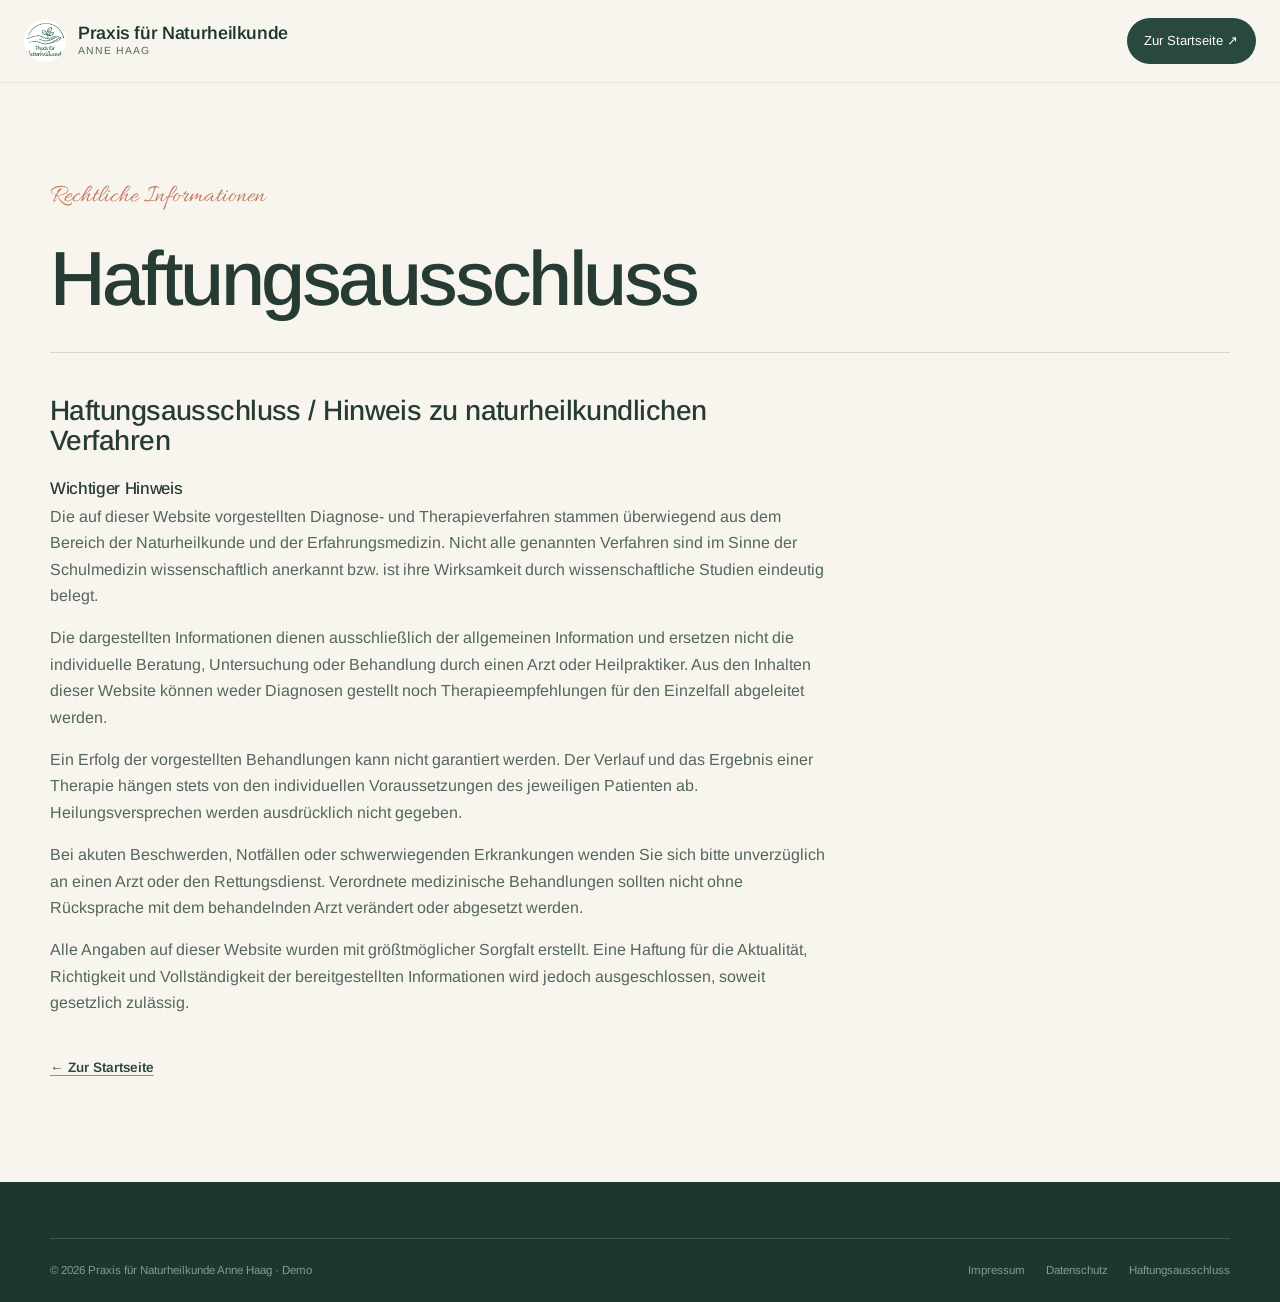
<file: haftungsausschluss.html>
<!doctype html>
<html lang="de">
  <head>
    <meta charset="utf-8">
    <meta name="viewport" content="width=device-width, initial-scale=1">
    <meta name="description" content="Haftungsausschluss und Hinweise zu naturheilkundlichen Verfahren der Praxis für Naturheilkunde Anne Haag.">
    <title>Haftungsausschluss · Praxis für Naturheilkunde Anne Haag</title>
    <link rel="icon" href="./assets/favicon.svg" type="image/svg+xml">
    <link rel="stylesheet" href="./styles.css">
  </head>
  <body>
    <a class="skip-link" href="#main-content">Zum Inhalt springen</a>
    <header class="site-header">
      <nav class="nav-shell" aria-label="Hauptnavigation">
        <a class="brand" href="./" aria-label="Praxis für Naturheilkunde Anne Haag Startseite">
          <span class="brand-mark" aria-hidden="true"><img src="./assets/images/logo.jpg" alt="" width="42" height="42"></span>
          <span class="brand-copy"><strong>Praxis für Naturheilkunde</strong><small>Anne Haag</small></span>
        </a>
        <a class="nav-cta" href="./">Zur Startseite <span aria-hidden="true">↗</span></a>
      </nav>
    </header>

    <main class="legal-page" id="main-content">
      <div class="layout-container">
        <div class="legal-header"><p class="eyebrow">Rechtliche Informationen</p><h1>Haftungsausschluss</h1></div>
        <article class="legal-content">
          <h2>Haftungsausschluss / Hinweis zu naturheilkundlichen Verfahren</h2>
          <h3>Wichtiger Hinweis</h3>
          <p>Die auf dieser Website vorgestellten Diagnose- und Therapieverfahren stammen überwiegend aus dem Bereich der Naturheilkunde und der Erfahrungsmedizin. Nicht alle genannten Verfahren sind im Sinne der Schulmedizin wissenschaftlich anerkannt bzw. ist ihre Wirksamkeit durch wissenschaftliche Studien eindeutig belegt.</p>
          <p>Die dargestellten Informationen dienen ausschließlich der allgemeinen Information und ersetzen nicht die individuelle Beratung, Untersuchung oder Behandlung durch einen Arzt oder Heilpraktiker. Aus den Inhalten dieser Website können weder Diagnosen gestellt noch Therapieempfehlungen für den Einzelfall abgeleitet werden.</p>
          <p>Ein Erfolg der vorgestellten Behandlungen kann nicht garantiert werden. Der Verlauf und das Ergebnis einer Therapie hängen stets von den individuellen Voraussetzungen des jeweiligen Patienten ab. Heilungsversprechen werden ausdrücklich nicht gegeben.</p>
          <p>Bei akuten Beschwerden, Notfällen oder schwerwiegenden Erkrankungen wenden Sie sich bitte unverzüglich an einen Arzt oder den Rettungsdienst. Verordnete medizinische Behandlungen sollten nicht ohne Rücksprache mit dem behandelnden Arzt verändert oder abgesetzt werden.</p>
          <p>Alle Angaben auf dieser Website wurden mit größtmöglicher Sorgfalt erstellt. Eine Haftung für die Aktualität, Richtigkeit und Vollständigkeit der bereitgestellten Informationen wird jedoch ausgeschlossen, soweit gesetzlich zulässig.</p>
          <a class="text-link legal-back" href="./">← Zur Startseite</a>
        </article>
      </div>
    </main>

    <footer class="site-footer"><div class="layout-container footer-bottom"><span>© <span data-year>2026</span> Praxis für Naturheilkunde Anne Haag · Demo</span><nav aria-label="Rechtliche Informationen"><a href="./impressum.html">Impressum</a><a href="./datenschutz.html">Datenschutz</a><a href="./haftungsausschluss.html">Haftungsausschluss</a></nav></div></footer>
    <script src="./script.js" defer></script>
  </body>
</html>
</file>
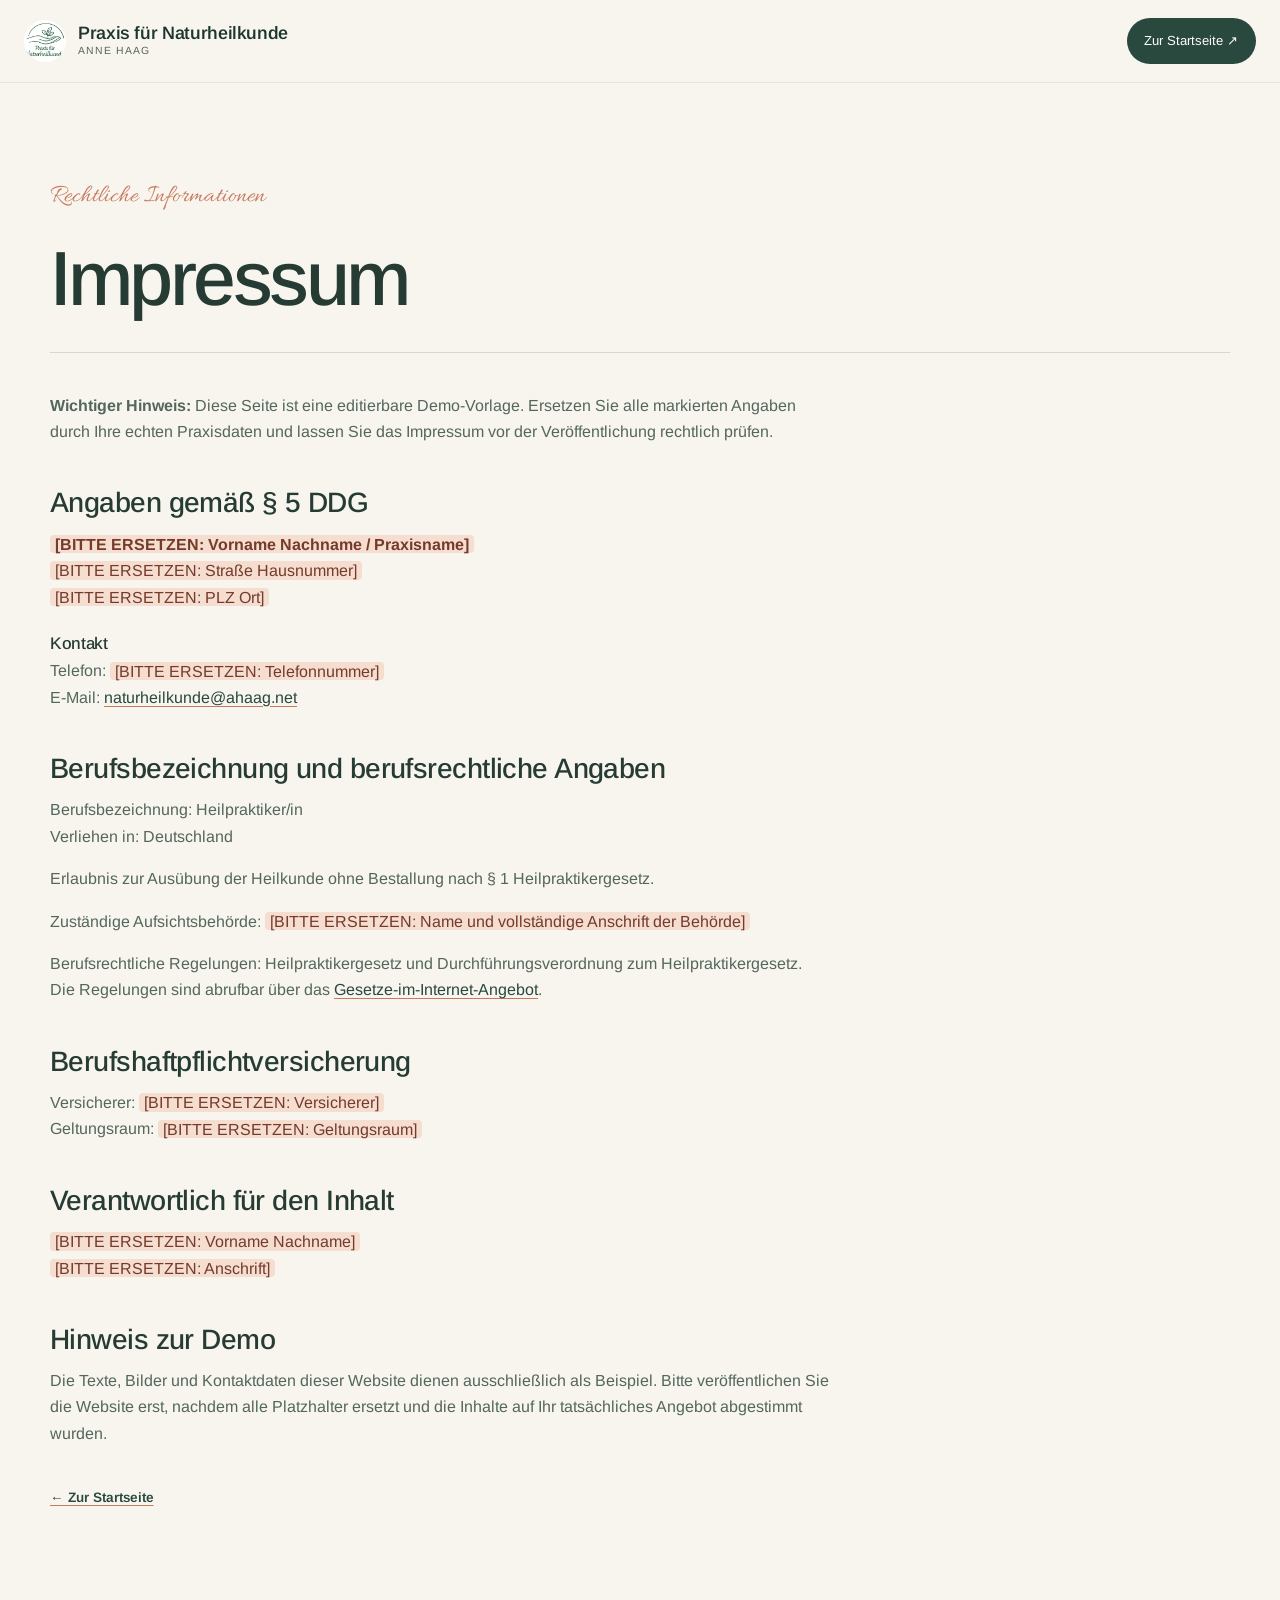
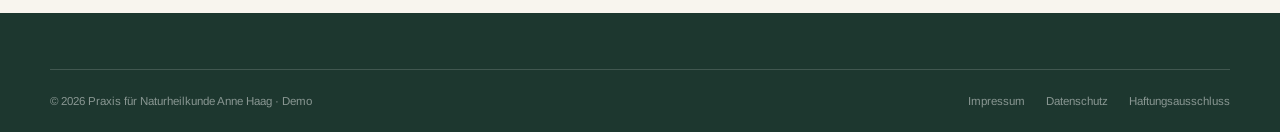
<file: impressum.html>
<!doctype html>
<html lang="de">
  <head>
    <meta charset="utf-8">
    <meta name="viewport" content="width=device-width, initial-scale=1">
    <meta name="description" content="Impressum der Praxis für Naturheilkunde Anne Haag.">
    <title>Impressum · Praxis für Naturheilkunde Anne Haag</title>
    <link rel="icon" href="./assets/favicon.svg" type="image/svg+xml">
    <link rel="stylesheet" href="./styles.css">
  </head>
  <body>
    <a class="skip-link" href="#main-content">Zum Inhalt springen</a>
    <header class="site-header">
      <nav class="nav-shell" aria-label="Hauptnavigation">
        <a class="brand" href="./" aria-label="Praxis für Naturheilkunde Anne Haag Startseite">
          <span class="brand-mark" aria-hidden="true"><img src="./assets/images/logo.jpg" alt="" width="42" height="42"></span>
          <span class="brand-copy"><strong>Praxis für Naturheilkunde</strong><small>Anne Haag</small></span>
        </a>
        <a class="nav-cta" href="./">Zur Startseite <span aria-hidden="true">↗</span></a>
      </nav>
    </header>

    <main class="legal-page" id="main-content">
      <div class="layout-container">
        <div class="legal-header"><p class="eyebrow">Rechtliche Informationen</p><h1>Impressum</h1></div>
        <article class="legal-content">
          <p><strong>Wichtiger Hinweis:</strong> Diese Seite ist eine editierbare Demo-Vorlage. Ersetzen Sie alle markierten Angaben durch Ihre echten Praxisdaten und lassen Sie das Impressum vor der Veröffentlichung rechtlich prüfen.</p>

          <h2>Angaben gemäß § 5 DDG</h2>
          <p><strong><span class="placeholder">[BITTE ERSETZEN: Vorname Nachname / Praxisname]</span></strong><br>
            <span class="placeholder">[BITTE ERSETZEN: Straße Hausnummer]</span><br>
            <span class="placeholder">[BITTE ERSETZEN: PLZ Ort]</span></p>

          <h3>Kontakt</h3>
          <p>Telefon: <span class="placeholder">[BITTE ERSETZEN: Telefonnummer]</span><br>
            E-Mail: <a href="mailto:naturheilkunde@ahaag.net">naturheilkunde@ahaag.net</a></p>

          <h2>Berufsbezeichnung und berufsrechtliche Angaben</h2>
          <p>Berufsbezeichnung: Heilpraktiker/in<br>
            Verliehen in: Deutschland</p>
          <p>Erlaubnis zur Ausübung der Heilkunde ohne Bestallung nach § 1 Heilpraktikergesetz.</p>
          <p>Zuständige Aufsichtsbehörde: <span class="placeholder">[BITTE ERSETZEN: Name und vollständige Anschrift der Behörde]</span></p>
          <p>Berufsrechtliche Regelungen: Heilpraktikergesetz und Durchführungsverordnung zum Heilpraktikergesetz. Die Regelungen sind abrufbar über das <a href="https://www.gesetze-im-internet.de/" rel="noopener noreferrer">Gesetze-im-Internet-Angebot</a>.</p>

          <h2>Berufshaftpflichtversicherung</h2>
          <p>Versicherer: <span class="placeholder">[BITTE ERSETZEN: Versicherer]</span><br>
            Geltungsraum: <span class="placeholder">[BITTE ERSETZEN: Geltungsraum]</span></p>

          <h2>Verantwortlich für den Inhalt</h2>
          <p><span class="placeholder">[BITTE ERSETZEN: Vorname Nachname]</span><br>
            <span class="placeholder">[BITTE ERSETZEN: Anschrift]</span></p>

          <h2>Hinweis zur Demo</h2>
          <p>Die Texte, Bilder und Kontaktdaten dieser Website dienen ausschließlich als Beispiel. Bitte veröffentlichen Sie die Website erst, nachdem alle Platzhalter ersetzt und die Inhalte auf Ihr tatsächliches Angebot abgestimmt wurden.</p>
          <a class="text-link legal-back" href="./">← Zur Startseite</a>
        </article>
      </div>
    </main>

    <footer class="site-footer"><div class="layout-container footer-bottom"><span>© <span data-year>2026</span> Praxis für Naturheilkunde Anne Haag · Demo</span><nav aria-label="Rechtliche Informationen"><a href="./impressum.html">Impressum</a><a href="./datenschutz.html">Datenschutz</a><a href="./haftungsausschluss.html">Haftungsausschluss</a></nav></div></footer>
    <script src="./script.js" defer></script>
  </body>
</html>
</file>
<file: styles.css>
@layer reset, base, components, utilities;

@font-face {
  font-family: 'Arimo';
  src: url('./assets/fonts/arimo-latin-wght-normal.woff2') format('woff2');
  font-style: normal;
  font-weight: 400 700;
  font-display: swap;
}
@font-face {
  font-family: 'Arimo';
  src: url('./assets/fonts/arimo-latin-wght-italic.woff2') format('woff2');
  font-style: italic;
  font-weight: 400 700;
  font-display: swap;
}
@font-face {
  font-family: 'Allura';
  src: url('./assets/fonts/allura-latin-400-normal.woff2') format('woff2');
  font-style: normal;
  font-weight: 400;
  font-display: swap;
}

@layer reset {
  *, *::before, *::after { box-sizing: border-box; }
  html { scroll-behavior: smooth; }
  body, h1, h2, h3, p, figure, blockquote, ol { margin: 0; }
  ol { padding: 0; list-style: none; }
  img { display: block; max-width: 100%; }
  button, a { font: inherit; }
}

@layer base {
  :root {
    --ink: #253b34;
    --ink-soft: #53675d;
    --forest: #29483e;
    --forest-deep: #1d372f;
    --sage: #9eaf97;
    --sage-pale: #e7ece2;
    --cream: #f8f5ee;
    --sand: #efe9dc;
    --clay: #c6795e;
    --line: rgba(37, 59, 52, .16);
    --white: #fffdf9;
    --shadow: 0 24px 80px rgba(41, 72, 62, .12);
    --serif: 'Arimo', sans-serif;
    --sans: 'Arimo', sans-serif;
    --container: 1180px;
    --radius-lg: 2rem;
    --radius-md: 1.15rem;
  }

  body {
    background: var(--cream);
    color: var(--ink);
    font-family: var(--sans);
    font-size: 1rem;
    line-height: 1.65;
    overflow-x: hidden;
  }

  ::selection { background: var(--sage); color: var(--forest-deep); }
  a { color: inherit; text-decoration: none; }
  p { color: var(--ink-soft); }
  h1, h2, h3 { color: var(--ink); font-weight: 500; line-height: 1.08; }
  h1, h2 { letter-spacing: -.045em; }
  h1 em, h2 em { color: var(--clay); font-family: var(--serif); font-weight: 400; }
  h1 { font-size: clamp(3.6rem, 8vw, 7.4rem); }
  h2 { font-size: clamp(2.65rem, 5vw, 4.6rem); }
  h3 { font-size: 1.35rem; letter-spacing: -.02em; }
  :focus-visible { outline: 3px solid var(--clay); outline-offset: 5px; }
}

@layer components {
  .layout-container { width: min(calc(100% - 3rem), var(--container)); margin-inline: auto; }
  .section-padding { padding-block: clamp(5.5rem, 10vw, 9rem); }
  .sr-only { position: absolute; width: 1px; height: 1px; padding: 0; margin: -1px; overflow: hidden; clip: rect(0, 0, 0, 0); white-space: nowrap; border: 0; }
  .skip-link { background: var(--forest-deep); color: var(--white); left: 1rem; padding: .75rem 1rem; position: fixed; top: -5rem; z-index: 20; }
  .skip-link:focus { top: 1rem; }

  .site-header { background: rgba(248, 245, 238, .92); border-bottom: 1px solid rgba(37, 59, 52, .08); position: sticky; top: 0; z-index: 10; backdrop-filter: blur(18px); }
  .nav-shell { align-items: center; display: flex; justify-content: space-between; min-height: 82px; width: min(calc(100% - 3rem), 1280px); margin-inline: auto; }
  .brand { align-items: center; display: inline-flex; gap: .75rem; }
  .brand-mark { align-items: center; background: #fff; border-radius: 50%; color: var(--forest); display: inline-flex; height: 42px; justify-content: center; overflow: hidden; width: 42px; }
  .brand-mark img { height: 100%; object-fit: cover; width: 100%; }
  .brand-copy { display: grid; gap: .06rem; }
  .brand-copy strong { color: var(--forest-deep); font-family: var(--serif); font-size: 1.12rem; font-weight: 600; letter-spacing: -.02em; line-height: 1.1; }
  .brand-copy small { color: var(--ink-soft); font-size: .65rem; letter-spacing: .1em; line-height: 1.2; text-transform: uppercase; }
  .nav-menu { align-items: center; display: flex; gap: clamp(1.25rem, 3vw, 3rem); }
  .nav-menu > a:not(.nav-cta) { color: var(--ink-soft); font-size: .9rem; position: relative; }
  .nav-menu > a:not(.nav-cta)::after { background: var(--clay); bottom: -.35rem; content: ''; height: 1px; left: 0; position: absolute; transform: scaleX(0); transform-origin: right; transition: transform .25s ease; width: 100%; }
  .nav-menu > a:not(.nav-cta):hover::after, .nav-menu > a:not(.nav-cta):focus-visible::after { transform: scaleX(1); transform-origin: left; }
  .nav-cta { background: var(--forest); border-radius: 999px; color: var(--white); font-size: .82rem; padding: .75rem 1.1rem; transition: background .2s ease, transform .2s ease; }
  .nav-cta:hover { background: var(--clay); transform: translateY(-2px); }
  .nav-cta span, .button span, .text-link span, .card-link span { display: inline-block; transition: transform .2s ease; }
  .nav-cta:hover span, .button:hover span, .text-link:hover span, .card-link:hover span { transform: translate(3px, -2px); }
  .nav-toggle { background: transparent; border: 0; cursor: pointer; display: none; padding: .5rem; }
  .nav-toggle > span:not(.sr-only) { background: var(--forest); display: block; height: 2px; margin: 5px 0; transition: transform .2s ease; width: 25px; }

  .hero { align-items: center; color: var(--white); display: flex; min-height: min(820px, calc(100vh - 82px)); overflow: hidden; position: relative; }
  .hero-media, .hero-shade { inset: 0; position: absolute; }
  .hero-media img { height: 100%; object-fit: cover; object-position: center; width: 100%; }
  .hero-shade { background: linear-gradient(90deg, rgba(29, 55, 47, .9) 0%, rgba(29, 55, 47, .62) 39%, rgba(29, 55, 47, .04) 78%), linear-gradient(0deg, rgba(18, 31, 26, .24), transparent 50%); }
  .hero-content { padding-block: clamp(6rem, 13vw, 11rem); position: relative; z-index: 1; }
  .eyebrow { align-items: center; color: var(--clay); display: flex; gap: .6rem; margin-bottom: 1.6rem; }
  .eyebrow:not(.eyebrow-light) { font-family: 'Allura', cursive; font-size: 1.6rem; font-weight: 400; letter-spacing: 0; line-height: 1; }
  .eyebrow-light { color: #e7ddc9; font-size: .75rem; font-weight: 650; letter-spacing: .15em; text-transform: uppercase; }
  .eyebrow-dot { background: var(--clay); border-radius: 50%; display: inline-block; height: 7px; width: 7px; }
  .hero h1 { color: var(--white); max-width: 800px; }
  .hero h1 em { color: #e4bd9d; }
  .hero-intro { color: rgba(255, 253, 249, .86); font-size: clamp(1.05rem, 1.7vw, 1.35rem); margin-top: 2rem; max-width: 510px; }
  .hero-actions { align-items: center; display: flex; flex-wrap: wrap; gap: 1.5rem; margin-top: 2.4rem; }
  .hero-actions .text-link { margin-top: 0; }
  .button { align-items: center; border: 1px solid transparent; border-radius: 999px; display: inline-flex; font-size: .88rem; font-weight: 650; gap: .65rem; justify-content: center; min-height: 50px; padding: .9rem 1.35rem; transition: background .2s ease, border-color .2s ease, color .2s ease, transform .2s ease; }
  .button:hover { transform: translateY(-2px); }
  .button-light { background: var(--white); color: var(--forest); }
  .button-light:hover { background: #e7ddc9; }
  .button-dark { background: var(--forest); color: var(--white); }
  .button-dark:hover { background: var(--clay); }
  .button-ghost { border-color: var(--line); color: var(--forest); }
  .button-ghost:hover { border-color: var(--forest); background: var(--white); }
  .button-outline-light { border-color: rgba(255, 255, 255, .45); color: var(--white); margin-top: 2rem; }
  .button-outline-light:hover { background: var(--white); border-color: var(--white); color: var(--forest); }
  .text-link { align-items: center; color: var(--forest); display: inline-flex; font-size: .9rem; font-weight: 650; gap: .6rem; margin-top: 2rem; }
  .text-link-light { color: var(--white); }
  .hero-note { color: rgba(255, 253, 249, .62); font-size: .72rem; letter-spacing: .03em; margin-top: 4.5rem; }
  .hero-scroll { align-items: center; bottom: 2.4rem; color: rgba(255, 253, 249, .7); display: flex; font-size: .65rem; gap: .7rem; letter-spacing: .15em; position: absolute; right: max(1.5rem, calc((100vw - var(--container)) / 2)); text-transform: uppercase; transform: rotate(90deg) translateX(100%); transform-origin: right bottom; }
  .hero-scroll span { background: rgba(255, 253, 249, .65); height: 1px; width: 48px; }

  .intro-section { background: var(--cream); }
  .intro-grid, .faq-grid { display: grid; gap: clamp(3rem, 8vw, 9rem); grid-template-columns: minmax(0, 1.05fr) minmax(300px, .95fr); }
  .section-heading h2 { max-width: 650px; }
  .practice-image { margin: 2.5rem 0 0; max-width: 440px; }
  .practice-image img { aspect-ratio: 4 / 5; border-radius: var(--radius-lg); height: auto; object-fit: cover; width: 100%; }
  .intro-copy { padding-top: 4.1rem; }
  .intro-copy p + p { margin-top: 1rem; }
  .lead { color: var(--ink); font-family: var(--serif); font-size: clamp(1.35rem, 2.3vw, 1.75rem); line-height: 1.4; }
  .intro-copy .lead { margin-bottom: 1.5rem; }
  .image-story { overflow: hidden; }
  .section-sand { background: var(--sand); }
  .story-grid { align-items: center; display: grid; gap: clamp(3rem, 9vw, 10rem); grid-template-columns: minmax(280px, .84fr) minmax(300px, 1fr); }
  .story-image { margin: 0; position: relative; }
  .story-image img { aspect-ratio: 4 / 5; border-radius: var(--radius-lg); height: auto; object-fit: cover; width: 100%; }
  .story-image figcaption { color: var(--ink-soft); font-size: .75rem; letter-spacing: .02em; margin-top: 1rem; }
  .story-copy { max-width: 600px; }
  .story-copy > p:not(.eyebrow):not(.quote-attribution) { font-size: 1.1rem; margin-top: 2rem; max-width: 500px; }
  .quote-mark { color: var(--clay); font-family: var(--serif); font-size: 5rem; height: 3rem; line-height: 1; margin-top: 2.5rem; }
  blockquote { color: var(--forest); font-family: var(--serif); font-size: clamp(1.55rem, 2.6vw, 2.25rem); line-height: 1.25; max-width: 470px; }
  .quote-attribution { font-size: .77rem; margin-top: .8rem; }

  .services-section { background: var(--cream); }
  .section-heading-wide { align-items: end; display: grid; grid-template-columns: 1fr 1fr; gap: 2rem; }
  .section-heading-wide .eyebrow { grid-column: 1 / -1; margin-bottom: -1rem; }
  .section-description { max-width: 440px; }
  .service-grid { display: grid; gap: 1.25rem; grid-template-columns: repeat(3, 1fr); margin-top: 4.5rem; }
  .service-card { background: var(--white); border: 1px solid rgba(37, 59, 52, .08); border-radius: var(--radius-md); min-height: 360px; padding: 2rem; position: relative; transition: box-shadow .25s ease, transform .25s ease; }
  .service-card:hover { box-shadow: var(--shadow); transform: translateY(-6px); }
  .service-card-featured { background: var(--sage-pale); }
  .service-number { color: var(--clay); font-family: var(--serif); font-size: 1rem; }
  .service-icon { color: var(--forest); height: 52px; margin-block: 3.8rem 1.75rem; width: 52px; }
  .service-icon svg { height: 100%; width: 100%; }
  .service-card p { font-size: .95rem; margin-top: .9rem; max-width: 300px; }
  .card-link { bottom: 2rem; color: var(--forest); font-size: .82rem; font-weight: 650; left: 2rem; position: absolute; }

  .treatment-clusters { display: grid; gap: clamp(1.25rem, 2.5vw, 2rem); margin-top: clamp(3rem, 6vw, 5rem); }
  .treatment-cluster { align-items: start; background: var(--white); border: 1px solid rgba(37, 59, 52, .08); border-radius: var(--radius-lg); box-shadow: 0 14px 42px rgba(41, 72, 62, .055); display: grid; gap: clamp(1.5rem, 4vw, 3.5rem); grid-template-columns: repeat(2, minmax(0, 1fr)); padding: clamp(1rem, 3vw, 2.25rem); padding-bottom: clamp(.6rem, 1.5vw, 1rem); }
  .treatment-cluster:nth-child(2) { background: #f0eee5; }
  .treatment-cluster:nth-child(2) .treatment-visual { order: 2; }
  .treatment-cluster:nth-child(2) .treatment-content { order: 1; }
  .treatment-visual { aspect-ratio: 4 / 3; background: var(--sage-pale); border-radius: 1.25rem; margin: 0; overflow: hidden; position: relative; }
  .treatment-visual img { height: 100%; inset: 0; object-fit: cover; position: absolute; transition: transform .65s cubic-bezier(.2,.65,.25,1); width: 100%; }
  .treatment-cluster:hover .treatment-visual img { transform: scale(1.035); }
  .treatment-visual figcaption { background: rgba(248, 245, 238, .9); border: 1px solid rgba(255, 255, 255, .68); border-radius: 999px; bottom: 1rem; color: var(--forest); font-family: var(--serif); font-size: .9rem; left: 1rem; padding: .4rem .75rem; position: absolute; }
  .treatment-visual figcaption span { color: var(--ink-soft); font-family: var(--sans); font-size: .72rem; margin-left: .15rem; }
  .treatment-content { min-width: 0; }
  .treatment-heading { align-items: center; display: flex; gap: 1rem; }
  .treatment-index { align-items: center; background: var(--sage-pale); border-radius: 50%; color: var(--forest); display: inline-flex; flex: 0 0 2.65rem; font-family: var(--serif); font-size: .92rem; height: 2.65rem; justify-content: center; width: 2.65rem; }
  .treatment-heading h3 { color: var(--forest); font-family: var(--serif); font-size: clamp(1.55rem, 2.5vw, 2rem); letter-spacing: -.02em; line-height: 1.15; }
  .treatment-list { border-top: 1px solid var(--line); margin-top: 1.25rem; }
  .treatment-item { border-bottom: 1px solid var(--line); }
  .treatment-list > .treatment-item:last-child { border-bottom: 0; }
  .treatment-item summary { font-size: clamp(1rem, 1.4vw, 1.2rem); min-height: 4.1rem; padding-block: 1rem; }
  :is(.treatment-item, .faq-list details) summary > span { align-items: center; background: linear-gradient(145deg, #f4f6f0, var(--sage-pale)); border: 1px solid rgba(41, 72, 62, .12); border-radius: 50%; box-shadow: inset 0 1px 0 rgba(255, 255, 255, .85), 0 2px 5px rgba(41, 72, 62, .05); color: var(--forest); display: inline-flex; flex: 0 0 2.5rem; font-size: 0; height: 2.5rem; justify-content: center; position: relative; transition: background .22s ease, border-color .22s ease, box-shadow .22s ease, color .22s ease; width: 2.5rem; }
  :is(.treatment-item, .faq-list details) summary > span::before, :is(.treatment-item, .faq-list details) summary > span::after { background: currentColor; border-radius: 2px; content: ''; height: 1px; left: 50%; position: absolute; top: 50%; transition: transform .22s ease; width: .7rem; }
  :is(.treatment-item, .faq-list details) summary > span::before { transform: translate(-50%, -50%); }
  :is(.treatment-item, .faq-list details) summary > span::after { transform: translate(-50%, -50%) rotate(90deg); }
  :is(.treatment-item, .faq-list details) summary:hover > span { background: var(--forest); border-color: var(--forest); box-shadow: 0 5px 12px rgba(29, 55, 47, .16), inset 0 1px 0 rgba(255, 255, 255, .12); color: var(--white); }
  :is(.treatment-item[open], .faq-list details[open]) summary > span::before { transform: translate(-50%, -50%) rotate(45deg); }
  :is(.treatment-item[open], .faq-list details[open]) summary > span::after { transform: translate(-50%, -50%) rotate(-45deg); }
  .treatment-copy { max-width: 720px; padding: 0 .25rem 1.5rem 0; }
  .treatment-copy p { font-size: .93rem; max-width: none; padding: 0; }
  .treatment-copy p + p { margin-top: .95rem; }
  .treatment-copy .treatment-subtitle { color: var(--ink); font-family: var(--serif); font-size: 1.25rem; margin-bottom: 1rem; }
  .treatment-copy h4 { color: var(--clay); font-size: .78rem; letter-spacing: .05em; margin: 1.5rem 0 .5rem; }
  .treatment-copy ul { color: var(--ink-soft); margin: .5rem 0 1rem 1.2rem; }
  .treatment-copy li { margin-top: .35rem; padding-left: .35rem; }

  .section-olive { background: var(--forest); }
  .process-grid { display: grid; gap: clamp(3rem, 8vw, 9rem); grid-template-columns: minmax(280px, .8fr) minmax(350px, 1fr); }
  .process-intro h2 { color: var(--white); }
  .process-intro h2 em { color: #e4bd9d; }
  .process-intro > p:not(.eyebrow) { color: rgba(255, 253, 249, .72); font-size: 1.05rem; margin-top: 1.75rem; max-width: 410px; }
  .process-list { border-top: 1px solid rgba(255,255,255,.2); }
  .process-list li { align-items: start; border-bottom: 1px solid rgba(255,255,255,.2); display: grid; gap: 1.5rem; grid-template-columns: 50px 1fr; padding-block: 1.7rem; }
  .process-index { color: #d7a487; font-family: var(--serif); font-size: 1.15rem; }
  .process-list h3 { color: var(--white); font-size: 1.25rem; }
  .process-list p { color: rgba(255, 253, 249, .67); font-size: .93rem; margin-top: .45rem; max-width: 440px; }

  .faq-section { background: var(--cream); }
  .faq-list { background: var(--white); border: 1px solid rgba(37, 59, 52, .08); border-radius: var(--radius-lg); box-shadow: 0 14px 42px rgba(41, 72, 62, .055); padding: .3rem clamp(1rem, 3vw, 2rem); }
  .faq-list details:last-child { border-bottom: 0; }
  .faq-list summary { font-size: clamp(1rem, 1.4vw, 1.2rem); min-height: 4.1rem; padding-block: 1rem; }
  details { border-bottom: 1px solid var(--line); }
  summary { align-items: center; color: var(--forest); cursor: pointer; display: flex; font-family: var(--serif); font-size: 1.3rem; gap: 1rem; justify-content: space-between; list-style: none; padding: 1.25rem 0; }
  summary::-webkit-details-marker { display: none; }
  details p { font-size: .93rem; max-width: 620px; padding: 0 3rem 1.45rem 0; }

  .contact-section { overflow: hidden; }
  .contact-grid { align-items: center; display: grid; gap: clamp(3rem, 8vw, 9rem); grid-template-columns: minmax(300px, .82fr) minmax(340px, 1fr); }
  .contact-copy h2 { max-width: 550px; }
  .contact-copy > .lead { margin-top: 1.75rem; max-width: 460px; }
  .contact-actions { display: flex; flex-wrap: wrap; gap: .8rem; margin-top: 2rem; }
  .contact-note { font-size: .75rem; margin-top: 1.5rem; max-width: 430px; }
  .contact-card { background: var(--white); border-radius: var(--radius-lg); box-shadow: var(--shadow); overflow: hidden; }
  .contact-card-image img { aspect-ratio: 1.6 / 1; object-fit: cover; width: 100%; }
  .contact-card-body { display: grid; gap: 1.25rem 2rem; grid-template-columns: 1fr 1fr; padding: 2rem; }
  .contact-detail { display: grid; font-size: .9rem; line-height: 1.45; }
  .contact-detail strong { color: var(--forest); font-family: var(--serif); font-size: 1.2rem; font-weight: 600; }
  .detail-label { color: var(--clay); font-size: .67rem; font-weight: 650; letter-spacing: .13em; margin-bottom: .35rem; text-transform: uppercase; }
  .contact-detail:last-child { grid-column: 1 / -1; }

  .disclaimer-section { background: var(--sage-pale); }
  .disclaimer-content { max-width: 900px; }
  .disclaimer-content h2 { color: var(--forest); font-size: clamp(2rem, 4vw, 3rem); margin: 0; }
  .disclaimer-content h3 { font-size: 1.1rem; margin-top: 2rem; }
  .disclaimer-content p { margin-top: 1rem; max-width: 760px; }
  .disclaimer-inner { align-items: start; display: flex; gap: 1rem; padding-block: 1.3rem; }
  .disclaimer-icon { align-items: center; border: 1px solid var(--forest); border-radius: 50%; color: var(--forest); display: inline-flex; flex: 0 0 auto; font-family: var(--serif); font-size: .88rem; height: 21px; justify-content: center; margin-top: .1rem; width: 21px; }
  .disclaimer-inner p { color: var(--forest); font-size: .79rem; line-height: 1.55; }

  .site-footer { background: var(--forest-deep); color: var(--white); padding-top: 3.5rem; }
  .footer-top { align-items: start; display: flex; justify-content: space-between; padding-bottom: 3.5rem; }
  .brand-footer .brand-mark { background: #fff; color: #d9e0d3; }
  .brand-footer .brand-copy strong { color: var(--white); }
  .brand-footer .brand-copy small { color: rgba(255,255,255,.58); }
  .footer-tagline { color: rgba(255,255,255,.64); font-family: var(--serif); font-size: 1.2rem; line-height: 1.35; text-align: right; }
  .footer-bottom { align-items: center; border-top: 1px solid rgba(255,255,255,.16); color: rgba(255,255,255,.48); display: flex; font-size: .72rem; justify-content: space-between; padding-block: 1.35rem; }
  .footer-bottom nav { display: flex; gap: 1.3rem; }
  .footer-bottom a:hover { color: var(--white); }

  .legal-page { min-height: calc(100vh - 200px); padding-block: clamp(4rem, 8vw, 7rem); }
  .legal-header { border-bottom: 1px solid var(--line); margin-bottom: 2.5rem; padding-bottom: 2rem; }
  .legal-header h1 { font-size: clamp(3rem, 6vw, 5.5rem); }
  .legal-content { max-width: 780px; }
  .legal-content h2 { font-family: var(--serif); font-size: 1.75rem; letter-spacing: -.02em; margin: 2.7rem 0 .8rem; }
  .legal-content h3 { font-size: 1.05rem; margin: 1.5rem 0 .35rem; }
  .legal-content p + p { margin-top: 1rem; }
  .legal-content ul { color: var(--ink-soft); margin: .8rem 0 1rem 1.3rem; }
  .legal-content li { margin-top: .35rem; padding-left: .35rem; }
  .legal-content a { color: var(--forest); text-decoration: underline; text-decoration-color: var(--clay); text-underline-offset: .2em; }
  .placeholder { background: #f5ddcf; border-radius: .25rem; color: #743b2c; padding: .05rem .3rem; }
  .legal-back { display: inline-flex; font-size: .85rem; font-weight: 650; margin-top: 2.5rem; }

  .error-page { align-items: center; display: flex; min-height: calc(100vh - 200px); text-align: center; }
  .error-page .layout-container { max-width: 680px; }
  .error-page h1 { font-size: clamp(5rem, 14vw, 10rem); }
  .error-page p { margin: 1rem auto 0; max-width: 450px; }
  .error-page .button { margin-top: 2rem; }
}

@layer utilities {
  @media (max-width: 820px) {
    .nav-shell { min-height: 74px; }
    .nav-toggle { display: block; }
    .nav-menu { align-items: stretch; background: var(--cream); border-bottom: 1px solid var(--line); display: grid; gap: 0; left: 0; padding: .5rem 1.5rem 1.5rem; position: absolute; right: 0; top: 100%; transform: translateY(-150%); transition: transform .25s ease; z-index: -1; }
    .nav-menu.is-open { box-shadow: 0 20px 30px rgba(37,59,52,.08); transform: translateY(0); }
    .nav-menu > a { padding: .75rem 0; }
    .nav-menu > a:not(.nav-cta)::after { display: none; }
    .nav-cta { margin-top: .6rem; text-align: center; }
    .hero { min-height: 690px; }
    .hero-shade { background: linear-gradient(90deg, rgba(29,55,47,.9), rgba(29,55,47,.28)); }
    .hero-scroll { display: none; }
    .intro-grid, .faq-grid, .story-grid, .process-grid, .contact-grid { grid-template-columns: 1fr; gap: 3rem; }
    .intro-copy { padding-top: 0; }
    .story-copy { max-width: 650px; }
    .story-image { max-width: 500px; }
    .section-heading-wide { display: block; }
    .section-heading-wide .eyebrow { margin-bottom: 1.6rem; }
    .section-description { margin-top: 1.5rem; }
    .service-grid { grid-template-columns: 1fr; margin-top: 3rem; }
    .treatment-cluster { grid-template-columns: 1fr; gap: 1.5rem; }
    .treatment-cluster:nth-child(2) .treatment-visual, .treatment-cluster:nth-child(2) .treatment-content { order: initial; }
    .treatment-visual { aspect-ratio: 16 / 8; }
    .service-card { min-height: 320px; }
    .process-intro { max-width: 590px; }
    .contact-card { max-width: 640px; }
  }

  @media (max-width: 520px) {
    .layout-container, .nav-shell { width: min(calc(100% - 2rem), var(--container)); }
    .brand-copy small { font-size: .57rem; }
    .hero-content { padding-block: 5rem 6rem; }
    .hero h1 { font-size: clamp(3.4rem, 16vw, 5rem); }
    .hero-intro { font-size: 1rem; }
    .hero-actions { align-items: stretch; flex-direction: column; gap: 1rem; max-width: 270px; }
    .hero-note { margin-top: 2.5rem; }
    .section-padding { padding-block: 4.5rem; }
    .story-image img { border-radius: 1.25rem; }
    .contact-card-body { display: block; }
    .contact-detail + .contact-detail { margin-top: 1.35rem; }
    .footer-top { display: block; }
    .footer-tagline { margin-top: 2rem; text-align: left; }
    .footer-bottom { align-items: start; flex-direction: column; gap: 1rem; }
    .footer-bottom nav { gap: 1rem; }
    summary { font-size: 1.1rem; }
  }

  @media (prefers-reduced-motion: reduce) {
    html { scroll-behavior: auto; }
    *, *::before, *::after { transition-duration: .01ms !important; animation-duration: .01ms !important; animation-iteration-count: 1 !important; }
  }
}
</file>
